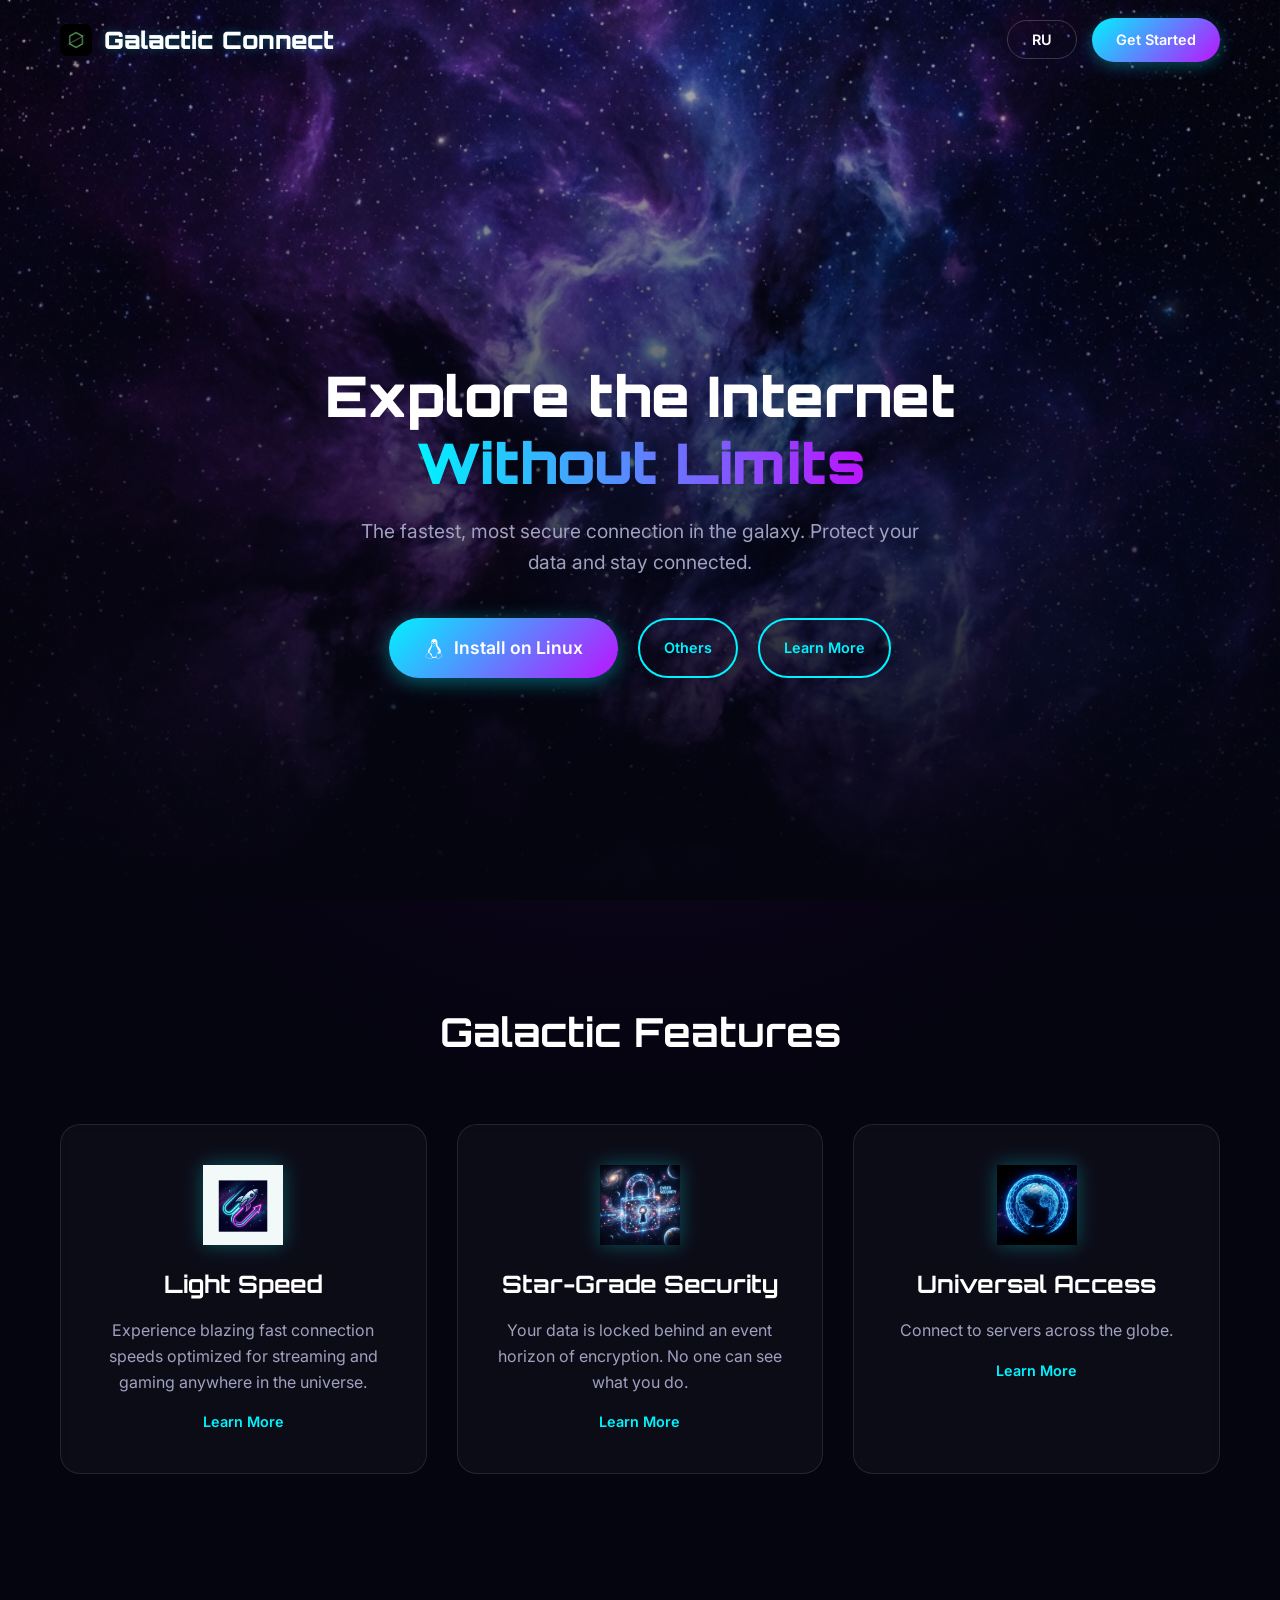
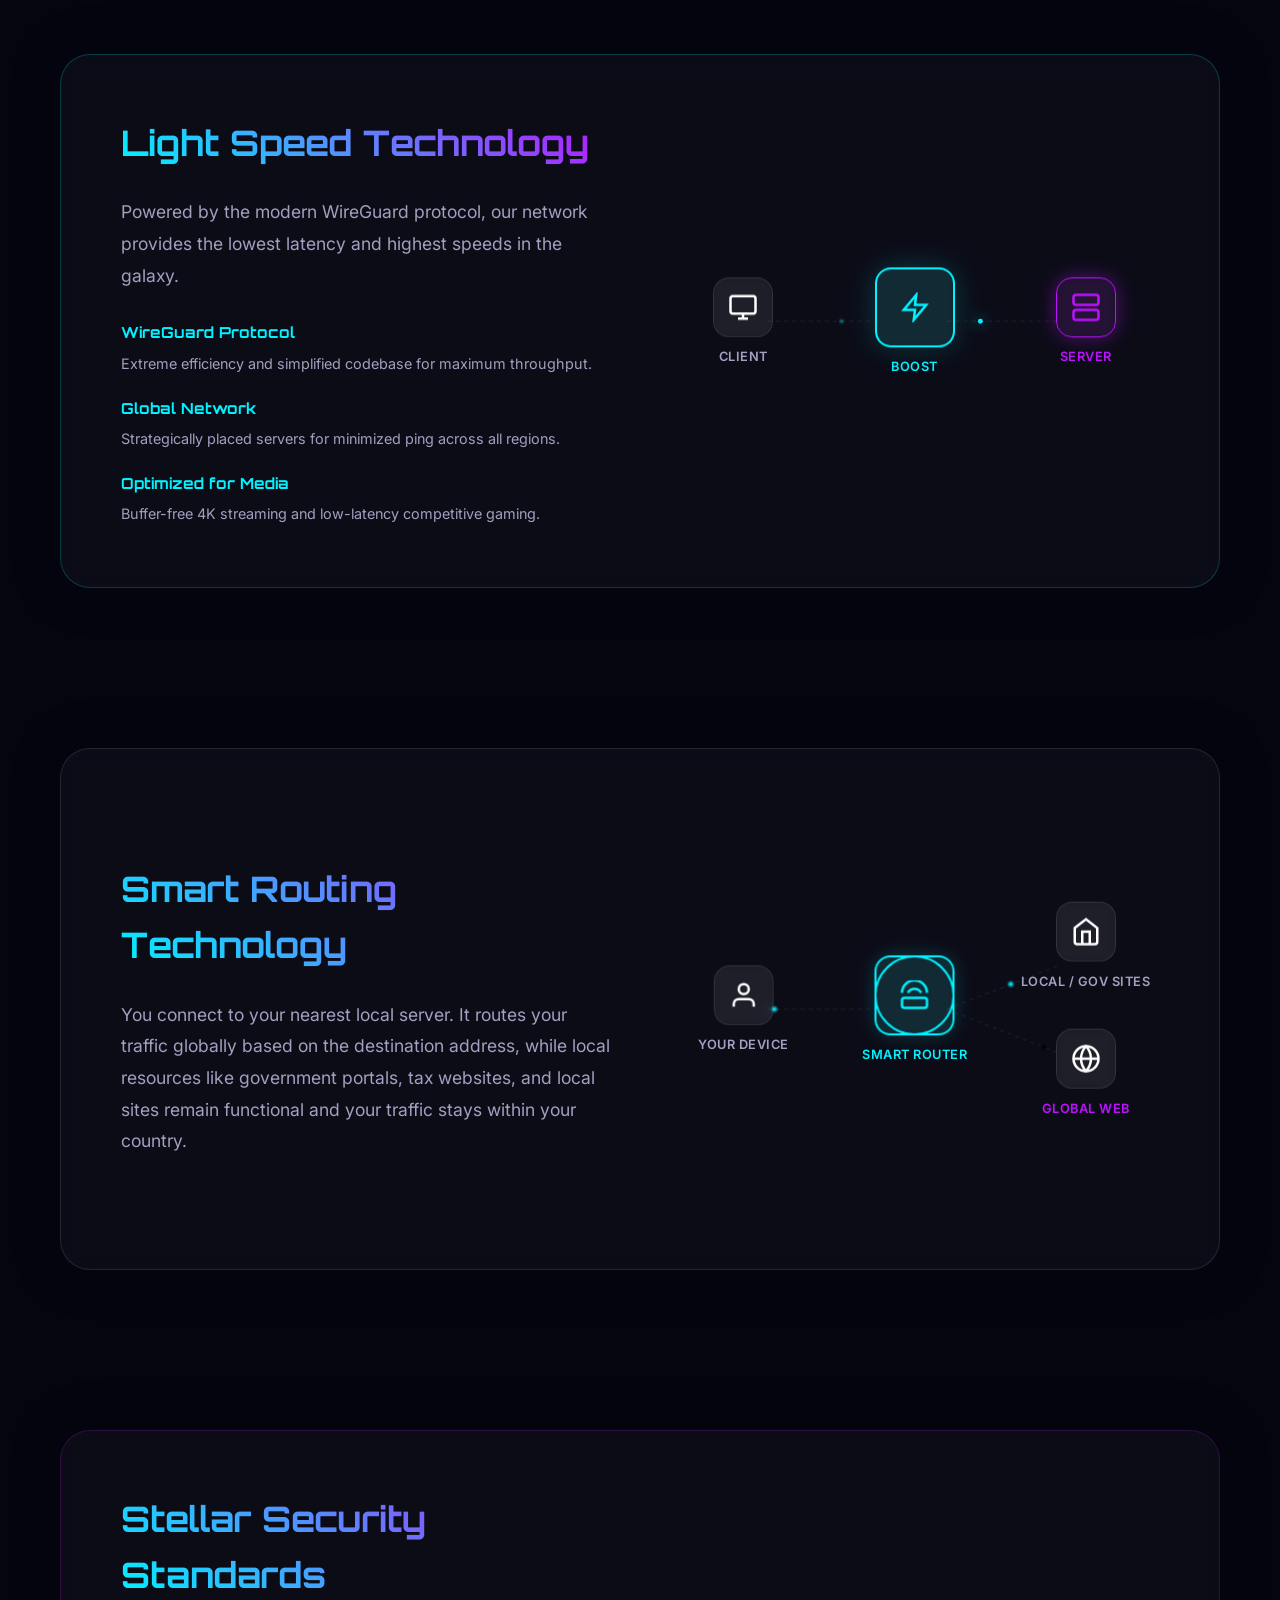
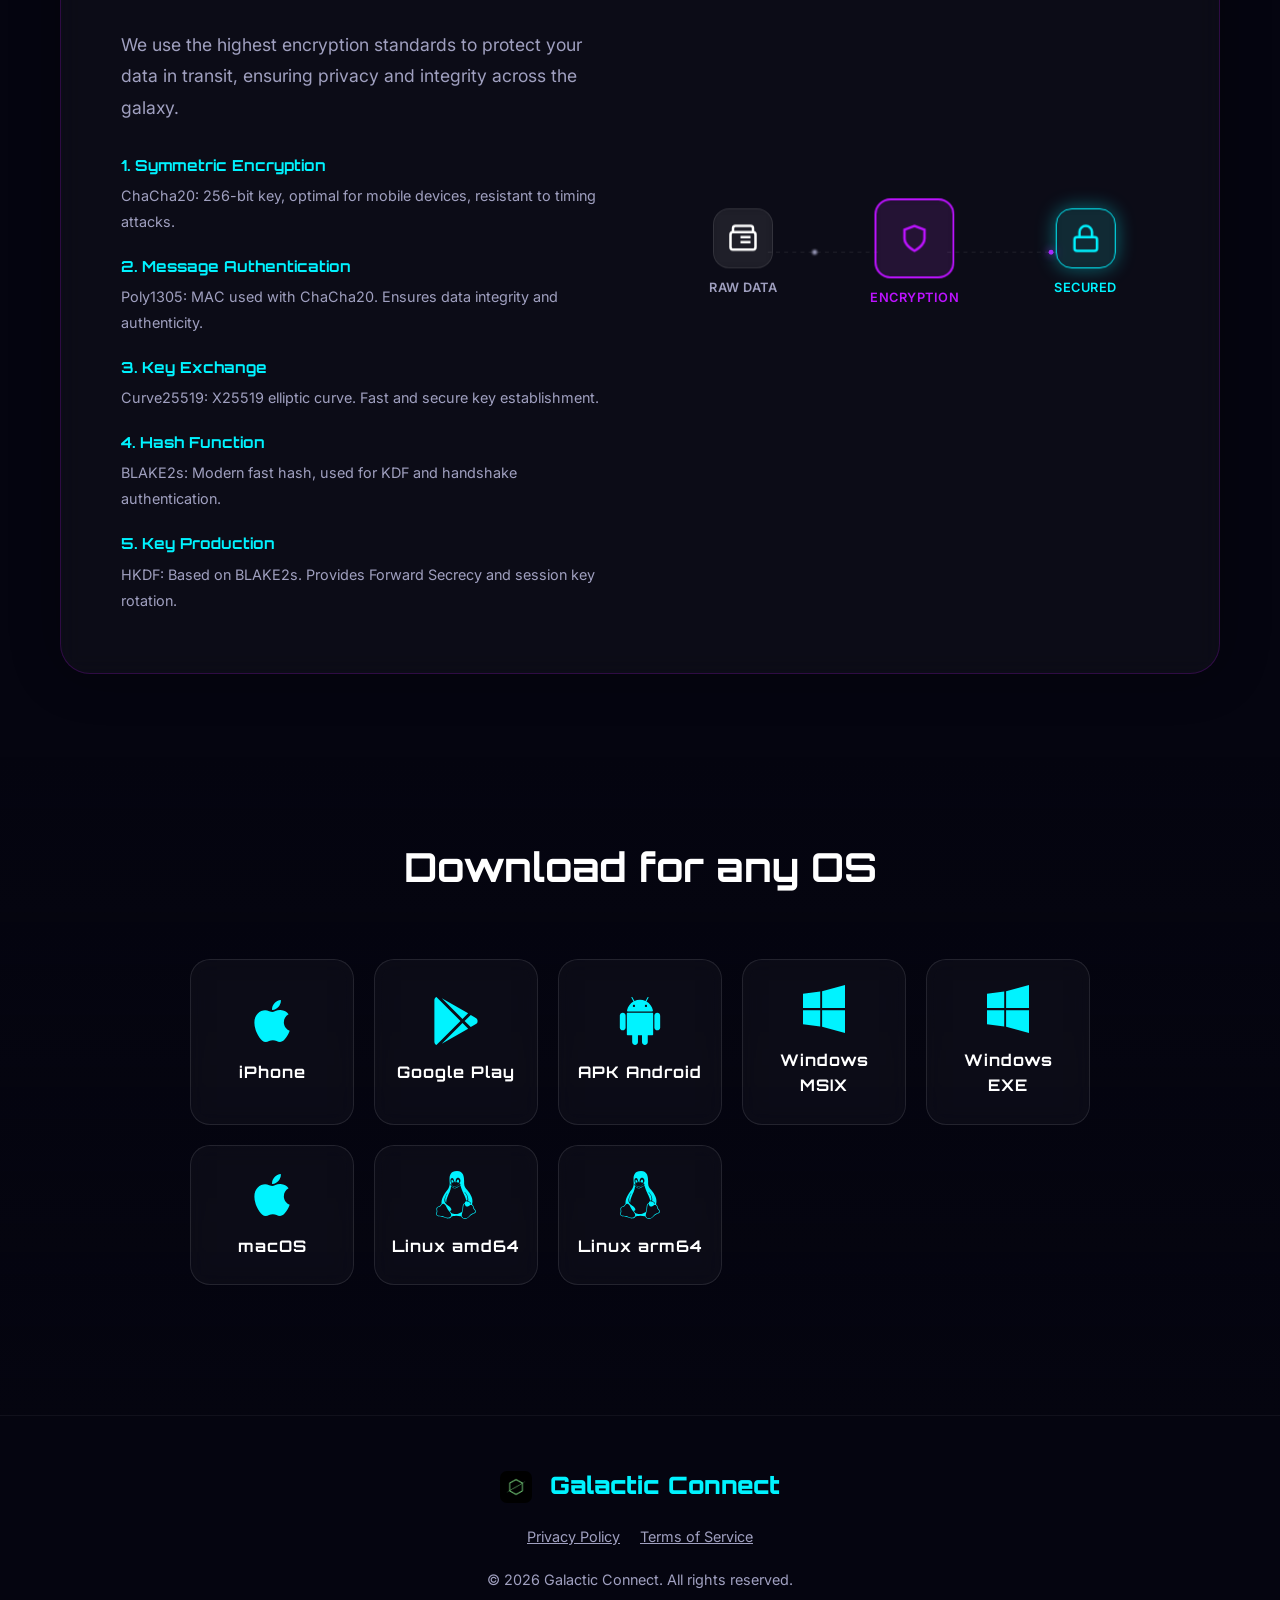
<file: index.html>
<!DOCTYPE html>
<html lang="en">

<head>
    <meta charset="UTF-8">
    <meta name="viewport" content="width=device-width, initial-scale=1.0">
    <meta name="description"
        content="Galactic Connect - Experience the fastest and most secure connection in the universe. Explore the internet without boundaries. / Galactic Connect - самое быстрое и безопасное соединение в Галактике. Интернет без границ.">
    <meta name="keywords"
        content="Galactic Connect, Secure Internet, Fast Connection, Space Theme, Online Privacy, Безопасный интернет, Быстрое соединение">

    <!-- Canonical URL -->
    <link rel="canonical" href="https://galactic-connect.github.io/">

    <!-- Open Graph / Facebook -->
    <meta property="og:type" content="website">
    <meta property="og:url" content="https://galactic-connect.github.io/">
    <meta property="og:title" content="Galactic Connect - Secure Your Journey">
    <meta property="og:description"
        content="Experience the fastest and most secure connection in the universe. / Самое быстрое и безопасное соединение в Галактике.">
    <meta property="og:image" content="https://galactic-connect.github.io/assets/images/shield-icon.png">

    <!-- Twitter -->
    <meta property="twitter:card" content="summary_large_image">
    <meta property="twitter:url" content="https://galactic-connect.github.io/">
    <meta property="twitter:title" content="Galactic Connect - Secure Your Journey">
    <meta property="twitter:description"
        content="Experience the fastest and most secure connection in the universe. / Самое быстрое и безопасное соединение в Галактике.">
    <meta property="twitter:image" content="https://galactic-connect.github.io/assets/images/shield-icon.png">

    <!-- Structured Data (JSON-LD) -->
    <script type="application/ld+json">
    {
      "@context": "https://schema.org",
      "@type": "SoftwareApplication",
      "name": "Galactic Connect",
      "operatingSystem": "Android, iOS, Windows, macOS, Linux",
      "applicationCategory": "NetworkingApplication",
      "offers": {
        "@type": "Offer",
        "price": "0",
        "priceCurrency": "USD"
      },
      "description": "The fastest, most secure connection in the galaxy. / Самое быстрое и безопасное соединение в Галактике."
    }
    </script>

    <title>Galactic Connect - Secure Your Journey</title>

    <!-- Favicon -->
    <link rel="icon" type="image/png" href="assets/images/app_icon_no_alpha.png">
    <link rel="apple-touch-icon" href="assets/images/app_icon_no_alpha.png">

    <!-- Google tag (gtag.js) -->
    <script async src="https://www.googletagmanager.com/gtag/js?id=G-CSW6Y9EDZQ"></script>
    <script>
        window.dataLayer = window.dataLayer || [];
        function gtag() { dataLayer.push(arguments); }
        gtag('js', new Date());

        gtag('config', 'G-CSW6Y9EDZQ', {
            'site_id': 'galactic-vpn'
        });
    </script>

    <link rel="preconnect" href="https://fonts.googleapis.com">
    <link rel="preconnect" href="https://fonts.gstatic.com" crossorigin>
    <link
        href="https://fonts.googleapis.com/css2?family=Orbitron:wght@400;700;900&family=Inter:wght@300;400;600&display=swap"
        rel="stylesheet">
    <link rel="stylesheet" href="style.css?v=1.6">
</head>

<body>
    <div class="star-field"></div>
    <div class="nebula-bg"></div>

    <header>
        <nav class="container">
            <a href="/" class="logo" data-ga-event="click"
                data-ga-button="logo" data-ga-location="header">
                <img src="assets/images/app_icon_no_alpha.png" alt="Galactic Connect Logo" class="logo-icon" style="border-radius: 22%;">
                <span>Galactic Connect</span>
            </a>
            <ul class="nav-links">
            </ul>
            <div class="header-actions">
                <button id="lang-toggle" class="btn-secondary" data-ga-event="click" data-ga-button="language_toggle"
                    data-ga-location="header">RU</button>
                <a href="https://t.me/galactic_connect_bot" class="btn-primary" data-i18n="cta_get_started" data-bot-link
                    data-ga-event="click" data-ga-button="get_started" data-ga-location="header">Get
                    Started</a>
            </div>
        </nav>
    </header>

    <main>
        <section id="hero" class="hero-section">
            <div class="container hero-content">
                <h1 data-i18n="hero_title">Explore the Internet <br><span class="gradient-text">Without Limits</span>
                </h1>
                <p data-i18n="hero_subtitle">The fastest, most secure connection in the galaxy. Protect your data with
                    military-grade encryption while traveling at light speed.</p>
                <div class="hero-btns">
                    <a id="hero-download-btn" href="#download" class="btn-primary main-dl-btn" data-ga-event="click" data-ga-button="hero_download" data-ga-location="hero">
                        <span class="btn-icon" id="hero-dl-icon"></span>
                        <span class="btn-text" id="hero-dl-text" data-i18n="hero_download_default">Download the App</span>
                    </a>
                    <a href="#download" class="btn-outline" data-i18n="hero_download_others" data-ga-event="click" data-ga-button="hero_download_others" data-ga-location="hero">Others</a>
                    <a href="#features" class="btn-outline" data-i18n="hero_learn_more" data-ga-event="click"
                        data-ga-button="learn_more" data-ga-location="hero">Learn More</a>
                </div>
            </div>
        </section>

        <section id="features" class="features-section">
            <div class="container">
                <h2 class="section-title" data-i18n="features_title">Galactic Features</h2>
                <div class="features-grid">
                    <a href="#light-speed" class="feature-card" data-ga-event="click"
                        data-ga-button="feature_light_speed" data-ga-location="features">
                        <div class="icon-wrapper">
                            <img src="assets/images/speed-icon.png" alt="Speed Icon">
                        </div>
                        <h3 data-i18n="feature_speed_title">Light Speed</h3>
                        <p data-i18n="feature_speed_desc">Experience blazing fast connection speeds optimized for
                            streaming and gaming anywhere in the universe.</p>
                        <span class="learn-more" data-i18n="feature_learn_more">Learn More →</span>
                    </a>
                    <a href="#stellar-security" class="feature-card" data-ga-event="click"
                        data-ga-button="feature_security" data-ga-location="features">
                        <div class="icon-wrapper">
                            <img src="assets/images/lock-icon.png" alt="Security Icon">
                        </div>
                        <h3 data-i18n="feature_security_title">Star-Grade Security</h3>
                        <p data-i18n="feature_security_desc">Your data is locked behind an event horizon of encryption.
                            No one can see what you do.</p>
                        <span class="learn-more" data-i18n="feature_learn_more">Learn More →</span>
                    </a>
                    <a href="#smart-routing" class="feature-card" data-ga-event="click"
                        data-ga-button="feature_universal_access" data-ga-location="features">
                        <div class="icon-wrapper">
                            <img src="assets/images/shield-icon.png" alt="Global Icon">
                        </div>
                        <h3 data-i18n="feature_global_title">Universal Access</h3>
                        <p data-i18n="feature_global_desc">Connect to servers across the globe. Bypass geo-restrictions
                            like a wormhole.</p>
                        <span class="learn-more" data-i18n="feature_learn_more">Learn More →</span>
                    </a>
                </div>
            </div>
        </section>

        <section id="light-speed" class="ua-detail-section light-speed-section">
            <div class="container">
                <div class="ua-card speed-card">
                    <div class="ua-content speed-info">
                        <h2 data-i18n="ls_title">Light Speed Technology</h2>
                        <p data-i18n="ls_description">Powered by the modern WireGuard protocol, our network provides the
                            lowest latency and highest speeds in the galaxy.</p>

                        <div class="security-items">
                            <div class="sec-item">
                                <h4 data-i18n="ls_item_1_title">WireGuard Protocol</h4>
                                <p data-i18n="ls_item_1_content">Extreme efficiency and simplified codebase for maximum
                                    throughput.</p>
                            </div>
                            <div class="sec-item">
                                <h4 data-i18n="ls_item_2_title">Global Network</h4>
                                <p data-i18n="ls_item_2_content">Strategically placed servers for minimized ping across
                                    all regions.</p>
                            </div>
                            <div class="sec-item">
                                <h4 data-i18n="ls_item_3_title">Optimized for Media</h4>
                                <p data-i18n="ls_item_3_content">Buffer-free 4K streaming and low-latency competitive
                                    gaming.</p>
                            </div>
                        </div>
                    </div>
                    <div class="ua-visual">
                        <div class="visual-container speed-viz">
                            <!-- Left: Client -->
                            <div class="node client-node">
                                <div class="node-icon-bg">
                                    <svg viewBox="0 0 24 24" fill="none" stroke="currentColor" stroke-width="2">
                                        <rect x="2" y="3" width="20" height="14" rx="2" ry="2"></rect>
                                        <line x1="8" y1="21" x2="16" y2="21"></line>
                                        <line x1="12" y1="17" x2="12" y2="21"></line>
                                    </svg>
                                </div>
                                <span data-i18n="ls_client_label">Client</span>
                            </div>

                            <!-- Middle: Velocity Engine -->
                            <div class="node velocity-node">
                                <div class="node-icon-bg velocity-pulse">
                                    <div class="speed-streaks">
                                        <div class="streak streak-1"></div>
                                        <div class="streak streak-2"></div>
                                        <div class="streak streak-3"></div>
                                    </div>
                                    <svg viewBox="0 0 24 24" fill="none" stroke="currentColor" stroke-width="2">
                                        <path d="M13 2L3 14h9l-1 8 10-12h-9l1-8z"></path>
                                    </svg>
                                </div>
                                <span data-i18n="ls_speed_label">Boost</span>
                            </div>

                            <!-- Right: Server -->
                            <div class="node server-node">
                                <div class="node-icon-bg server-glow">
                                    <svg viewBox="0 0 24 24" fill="none" stroke="currentColor" stroke-width="2">
                                        <rect x="2" y="2" width="20" height="8" rx="2" ry="2"></rect>
                                        <rect x="2" y="14" width="20" height="8" rx="2" ry="2"></rect>
                                        <line x1="6" y1="6" x2="6.01" y2="6"></line>
                                        <line x1="6" y1="18" x2="6.01" y2="18"></line>
                                    </svg>
                                </div>
                                <span data-i18n="ls_server_label">Server</span>
                            </div>

                            <!-- Animation Paths -->
                            <svg class="traffic-paths" viewBox="0 0 600 300" preserveAspectRatio="none">
                                <path id="path-client-velocity" d="M 120,150 L 260,150" fill="none" />
                                <path id="path-velocity-server" d="M 340,150 L 480,150" fill="none" />

                                <circle class="particle velocity-particle" r="2">
                                    <animateMotion dur="0.8s" repeatCount="indefinite">
                                        <mpath href="#path-client-velocity" />
                                    </animateMotion>
                                </circle>
                                <circle class="particle fast-particle" r="3">
                                    <animateMotion dur="0.4s" repeatCount="indefinite">
                                        <mpath href="#path-velocity-server" />
                                    </animateMotion>
                                </circle>
                            </svg>
                        </div>
                    </div>
                </div>
            </div>
        </section>

        <section id="smart-routing" class="ua-detail-section">
            <div class="container">
                <div class="ua-card">
                    <div class="ua-content">
                        <h2 data-i18n="ua_title">Smart Routing Technology</h2>
                        <p data-i18n="ua_description">You connect to your nearest local server. It routes your traffic
                            globally based on the destination address, while local resources like government portals,
                            tax websites, and local sites remain functional and your traffic stays within your country.
                        </p>
                    </div>
                    <div class="ua-visual">
                        <div class="visual-container">
                            <!-- Left: User / Device -->
                            <div class="node user-node">
                                <div class="node-icon-bg">
                                    <svg viewBox="0 0 24 24" fill="none" stroke="currentColor" stroke-width="2">
                                        <path d="M20 21v-2a4 4 0 0 0-4-4H8a4 4 0 0 0-4 4v2"></path>
                                        <circle cx="12" cy="7" r="4"></circle>
                                    </svg>
                                </div>
                                <span data-i18n="ua_user_label">Your Device</span>
                            </div>

                            <!-- Middle: Smart Router -->
                            <div class="node router-node">
                                <div class="node-icon-bg main-pulse">
                                    <svg viewBox="0 0 24 24" fill="none" stroke="currentColor" stroke-width="2">
                                        <rect x="2" y="14" width="20" height="8" rx="2"></rect>
                                        <path d="M6 18h.01"></path>
                                        <path d="M10 18h.01"></path>
                                        <path d="M2 10a10 10 0 0 1 20 0"></path>
                                        <path d="M6.7 10a6 6 0 0 1 10.6 0"></path>
                                    </svg>
                                </div>
                                <span data-i18n="ua_router_label">Smart Router</span>
                            </div>

                            <!-- Right: Targets (Stacked) -->
                            <div class="targets-column">
                                <div class="node target-node local-target">
                                    <div class="node-icon-bg">
                                        <svg viewBox="0 0 24 24" fill="none" stroke="currentColor" stroke-width="2">
                                            <path d="M3 9l9-7 9 7v11a2 2 0 0 1-2 2H5a2 2 0 0 1-2-2z"></path>
                                            <polyline points="9 22 9 12 15 12 15 22"></polyline>
                                        </svg>
                                    </div>
                                    <span data-i18n="ua_local_label">Local / Gov Sites</span>
                                </div>
                                <div class="node target-node global-target">
                                    <div class="node-icon-bg service-glow">
                                        <svg viewBox="0 0 24 24" fill="none" stroke="currentColor" stroke-width="2">
                                            <circle cx="12" cy="12" r="10"></circle>
                                            <line x1="2" y1="12" x2="22" y2="12"></line>
                                            <path
                                                d="M12 2a15.3 15.3 0 0 1 4 10 15.3 15.3 0 0 1-4 10 15.3 15.3 0 0 1-4-10 15.3 15.3 0 0 1 4-10z">
                                            </path>
                                        </svg>
                                    </div>
                                    <span data-i18n="ua_global_label">Global Web</span>
                                </div>
                            </div>

                            <!-- Animation Paths -->
                            <svg class="traffic-paths" viewBox="0 0 600 300" preserveAspectRatio="none">
                                <!-- User to Router -->
                                <path id="path-user-router" d="M 120,150 L 260,150" fill="none" />
                                <!-- Router to Local (Direct) -->
                                <path id="path-router-local" d="M 340,150 L 480,95" fill="none" />
                                <!-- Router to Global -->
                                <path id="path-router-global" d="M 340,150 L 480,205" fill="none" />

                                <circle class="particle local-particle" r="3">
                                    <animateMotion dur="2s" repeatCount="indefinite">
                                        <mpath href="#path-user-router" />
                                    </animateMotion>
                                </circle>
                                <circle class="particle local-particle" r="3">
                                    <animateMotion begin="1s" dur="2s" repeatCount="indefinite">
                                        <mpath href="#path-router-local" />
                                    </animateMotion>
                                </circle>

                                <circle class="particle service-particle" r="3">
                                    <animateMotion dur="2.5s" repeatCount="indefinite">
                                        <mpath href="#path-router-global" />
                                    </animateMotion>
                                </circle>
                            </svg>
                        </div>
                    </div>
                </div>
            </div>
        </section>

        <section id="stellar-security" class="ua-detail-section security-section">
            <div class="container">
                <div class="ua-card security-card">
                    <div class="ua-content security-info">
                        <h2 data-i18n="security_title">Stellar Security Standards</h2>
                        <p data-i18n="security_description">We use the highest encryption standards to protect your data
                            in transit, ensuring privacy and integrity across the galaxy.</p>

                        <div class="security-items">
                            <div class="sec-item">
                                <h4 data-i18n="sec_item_1_title">1. Symmetric Encryption</h4>
                                <p data-i18n="sec_item_1_content">ChaCha20: 256-bit key, optimal for mobile devices,
                                    resistant to timing attacks.</p>
                            </div>
                            <div class="sec-item">
                                <h4 data-i18n="sec_item_2_title">2. Message Authentication</h4>
                                <p data-i18n="sec_item_2_content">Poly1305: MAC used with ChaCha20. Ensures data
                                    integrity and authenticity.</p>
                            </div>
                            <div class="sec-item">
                                <h4 data-i18n="sec_item_3_title">3. Key Exchange</h4>
                                <p data-i18n="sec_item_3_content">Curve25519: X25519 elliptic curve. Fast and secure key
                                    establishment.</p>
                            </div>
                            <div class="sec-item">
                                <h4 data-i18n="sec_item_4_title">4. Hash Function</h4>
                                <p data-i18n="sec_item_4_content">BLAKE2s: Modern fast hash, used for KDF and handshake
                                    authentication.</p>
                            </div>
                            <div class="sec-item">
                                <h4 data-i18n="sec_item_5_title">5. Key Production</h4>
                                <p data-i18n="sec_item_5_content">HKDF: Based on BLAKE2s. Provides Forward Secrecy and
                                    session key rotation.</p>
                            </div>
                        </div>
                    </div>
                    <div class="ua-visual">
                        <div class="visual-container security-viz">
                            <!-- Left: Data -->
                            <div class="node data-node">
                                <div class="node-icon-bg">
                                    <svg viewBox="0 0 24 24" fill="none" stroke="currentColor" stroke-width="2">
                                        <path d="M4 7V4a2 2 0 0 1 2-2h12a2 2 0 0 1 2 2v3"></path>
                                        <rect x="2" y="7" width="20" height="14" rx="2" ry="2"></rect>
                                        <line x1="6" y1="11" x2="6" y2="11"></line>
                                        <line x1="10" y1="11" x2="18" y2="11"></line>
                                        <line x1="6" y1="15" x2="6" y2="15"></line>
                                        <line x1="10" y1="15" x2="18" y2="15"></line>
                                    </svg>
                                </div>
                                <span data-i18n="sec_data_label">Raw Data</span>
                            </div>

                            <!-- Middle: Encryption Engine -->
                            <div class="node engine-node">
                                <div class="node-icon-bg engine-pulse">
                                    <div class="rotating-rings">
                                        <div class="ring ring-1"></div>
                                        <div class="ring ring-2"></div>
                                    </div>
                                    <svg viewBox="0 0 24 24" fill="none" stroke="currentColor" stroke-width="2">
                                        <path d="M12 22s8-4 8-10V5l-8-3-8 3v7c0 6 8 10 8 10z" />
                                    </svg>
                                </div>
                                <span data-i18n="sec_encrypt_label">Encryption</span>
                            </div>

                            <!-- Right: Secured -->
                            <div class="node secure-node">
                                <div class="node-icon-bg secure-glow">
                                    <svg viewBox="0 0 24 24" fill="none" stroke="currentColor" stroke-width="2">
                                        <rect x="3" y="11" width="18" height="11" rx="2" ry="2"></rect>
                                        <path d="M7 11V7a5 5 0 0 1 10 0v4"></path>
                                    </svg>
                                </div>
                                <span data-i18n="sec_secure_label">Secured</span>
                            </div>

                            <!-- Animation Paths -->
                            <svg class="traffic-paths" viewBox="0 0 600 300" preserveAspectRatio="none">
                                <path id="path-data-engine" d="M 120,150 L 260,150" fill="none" />
                                <path id="path-engine-secure" d="M 340,150 L 480,150" fill="none" />

                                <circle class="particle data-particle" r="3">
                                    <animateMotion dur="1.5s" repeatCount="indefinite">
                                        <mpath href="#path-data-engine" />
                                    </animateMotion>
                                </circle>
                                <circle class="particle crypt-particle" r="3">
                                    <animateMotion begin="0.75s" dur="1.5s" repeatCount="indefinite">
                                        <mpath href="#path-engine-secure" />
                                    </animateMotion>
                                </circle>
                            </svg>
                        </div>
                    </div>
                </div>
            </div>
        </section>

        

        <!-- Download for All Platforms Section -->
        <section id="download" class="download-all-section">
            <div class="container">
                <h2 class="section-title" data-i18n="download_all_title">Download for any OS</h2>
                <div class="download-buttons">
                    <a href="apple.html" class="dl-btn" data-ga-event="click" data-ga-button="download_ios" data-ga-location="download_section">
                        <svg class="dl-icon" viewBox="0 0 384 512" fill="currentColor">
                            <path d="M318.7 268.7c-.2-36.7 16.4-64.4 50-84.8-18.8-26.9-47.2-41.7-84.7-44.6-35.5-2.8-74.3 20.7-88.5 20.7-15 0-49.4-19.7-76.4-19.7C63.3 141.2 4 184.8 4 273.5q0 39.3 14.4 81.2c12.8 36.7 59 126.7 107.2 125.2 25.2-.6 43-17.9 75.8-17.9 31.8 0 48.3 17.9 76.4 17.9 48.6-.7 90.4-82.5 102.6-119.3-65.2-30.7-61.7-90-61.7-91.9zm-56.6-164.2c27.3-32.4 24.8-61.9 24-72.5-24.1 1.4-52 16.4-67.9 34.9-17.5 19.8-27.8 44.3-25.6 71.9 26.1 2 49.9-11.4 69.5-34.3z"/>
                        </svg>
                        <span data-i18n="download_ios">iPhone</span>
                    </a>
                    <a href="https://play.google.com/store/apps/details?id=com.jetrabbits.galactic" class="dl-btn" data-ga-event="click" data-ga-button="download_google_play" data-ga-location="download_section">
                        <svg class="dl-icon" viewBox="0 0 512 512" fill="currentColor">
                            <path d="M325.3 234.3L104.6 13l280.8 161.2-60.1 60.1zM47 0C34 6.8 25.3 19.2 25.3 35.3v441.3c0 16.1 8.7 28.5 21.7 35.3l256.6-256L47 0zm425.2 225.6l-58.9-34.1-65.7 64.5 65.7 64.5 60.1-34.1c18-14.3 18-46.5-1.2-60.8zM104.6 499l280.8-161.2-60.1-60.1L104.6 499z"/>
                        </svg>
                        <span data-i18n="download_google_play">Google Play</span>
                    </a>
                    <a href="https://github.com/galactic-connect/galactic-connect.github.io/releases/latest/download/galactic-android.apk" class="dl-btn" data-ga-event="click" data-ga-button="download_android" data-ga-location="download_section">
                        <svg class="dl-icon" viewBox="0 0 413.137 413.137" fill="currentColor">
                            <g>
                                <path d="M311.358,136.395H101.779c-4.662,0-8.441,3.779-8.441,8.441v175.749c0,4.662,3.779,8.441,8.441,8.441h37.363v59.228c0,13.742,11.14,24.883,24.883,24.883l0,0c13.742,0,24.883-11.14,24.883-24.883v-59.228h34.803v59.228c0,13.742,11.14,24.883,24.883,24.883l0,0c13.742,0,24.883-11.14,24.883-24.883v-59.228h37.882c4.662,0,8.441-3.779,8.441-8.441V144.836C319.799,140.174,316.02,136.395,311.358,136.395z"/>
                                <path d="M57.856,136.354L57.856,136.354c-13.742,0-24.883,11.14-24.883,24.883v101.065c0,13.742,11.14,24.883,24.883,24.883l0,0c13.742,0,24.883-11.14,24.883-24.883V161.237C82.738,147.495,71.598,136.354,57.856,136.354z"/>
                                <path d="M355.281,136.354L355.281,136.354c-13.742,0-24.883,11.14-24.883,24.883v101.065c0,13.742,11.14,24.883,24.883,24.883l0,0c13.742,0,24.883-11.14,24.883-24.883V161.237C380.164,147.495,369.024,136.354,355.281,136.354z"/>
                                <path d="M103.475,124.069h205.692c5.366,0,9.368-4.943,8.266-10.195c-6.804-32.428-27.45-59.756-55.465-75.543l17.584-31.727c1.19-2.148,0.414-4.855-1.734-6.045c-2.153-1.193-4.856-0.414-6.046,1.734l-17.717,31.966c-14.511-6.734-30.683-10.495-47.734-10.495c-17.052,0-33.224,3.761-47.735,10.495L140.869,2.292c-1.191-2.149-3.898-2.924-6.045-1.734c-2.148,1.19-2.924,3.897-1.734,6.045l17.584,31.727c-28.015,15.788-48.661,43.115-55.465,75.544C94.106,119.126,98.108,124.069,103.475,124.069z M267.697,76.786c0,5.282-4.282,9.565-9.565,9.565c-5.282,0-9.565-4.282-9.565-9.565c0-5.282,4.282-9.565,9.565-9.565C263.415,67.221,267.697,71.504,267.697,76.786z M154.508,67.221c5.282,0,9.565,4.282,9.565,9.565c0,5.282-4.282,9.565-9.565,9.565c-5.282,0-9.565-4.282-9.565-9.565C144.943,71.504,149.225,67.221,154.508,67.221z"/>
                            </g>
                        </svg>
                        <span data-i18n="download_android">APK Android</span>
                    </a>
                    <a href="https://github.com/galactic-connect/galactic-connect.github.io/releases/latest/download/galactic-windows.msix" class="dl-btn" data-ga-event="click" data-ga-button="download_windows_msix" data-ga-location="download_section">
                        <svg class="dl-icon" viewBox="0 0 448 512" fill="currentColor">
                            <path d="M0 93.7l183.6-25.3v177.4H0V93.7zm0 324.6l183.6 25.3V268.4H0v149.9zm203.8 28L448 512V268.4H203.8v177.9zm0-380.6v180.1H448V0L203.8 65.8z"/>
                        </svg>
                        <span data-i18n="download_windows_msix">Windows MSIX</span>
                    </a>
                    <a href="https://github.com/galactic-connect/galactic-connect.github.io/releases/latest/download/galactic-windows-setup.exe" class="dl-btn" data-ga-event="click" data-ga-button="download_windows_exe" data-ga-location="download_section">
                        <svg class="dl-icon" viewBox="0 0 448 512" fill="currentColor">
                            <path d="M0 93.7l183.6-25.3v177.4H0V93.7zm0 324.6l183.6 25.3V268.4H0v149.9zm203.8 28L448 512V268.4H203.8v177.9zm0-380.6v180.1H448V0L203.8 65.8z"/>
                        </svg>
                        <span data-i18n="download_windows_exe">Windows EXE</span>
                    </a>
                    <a href="https://github.com/galactic-connect/galactic-connect.github.io/releases/latest/download/galactic-macos.dmg" class="dl-btn" data-ga-event="click" data-ga-button="download_macos" data-ga-location="download_section">
                        <svg class="dl-icon" viewBox="0 0 384 512" fill="currentColor">
                            <path d="M318.7 268.7c-.2-36.7 16.4-64.4 50-84.8-18.8-26.9-47.2-41.7-84.7-44.6-35.5-2.8-74.3 20.7-88.5 20.7-15 0-49.4-19.7-76.4-19.7C63.3 141.2 4 184.8 4 273.5q0 39.3 14.4 81.2c12.8 36.7 59 126.7 107.2 125.2 25.2-.6 43-17.9 75.8-17.9 31.8 0 48.3 17.9 76.4 17.9 48.6-.7 90.4-82.5 102.6-119.3-65.2-30.7-61.7-90-61.7-91.9zm-56.6-164.2c27.3-32.4 24.8-61.9 24-72.5-24.1 1.4-52 16.4-67.9 34.9-17.5 19.8-27.8 44.3-25.6 71.9 26.1 2 49.9-11.4 69.5-34.3z"/>
                        </svg>
                        <span data-i18n="download_macos">macOS</span>
                    </a>
                    <a href="https://github.com/galactic-connect/galactic-connect.github.io/releases/latest/download/galactic-linux-amd64.deb" class="dl-btn" data-ga-event="click" data-ga-button="download_linux_amd64" data-ga-location="download_section">
                        <svg class="dl-icon" viewBox="0 0 448 512" fill="currentColor">
                            <path d="M220.8 123.3c1 .5 1.8 1.7 3 1.7 1.1 0 2.8-.4 2.9-1.5.2-1.4-1.9-2.3-3.2-2.9-1.7-.7-3.9-1-5.5-.1-.4.2-.8.7-.6 1.1.3 1.3 2.3 1.1 3.4 1.7zm-21.9 1.7c1.2 0 2-1.2 3-1.7 1.1-.6 3.1-.4 3.5-1.6.2-.4-.2-.9-.6-1.1-1.6-.9-3.8-.6-5.5.1-1.3.6-3.4 1.5-3.2 2.9.1 1 1.8 1.5 2.8 1.4zM420 403.8c-3.6-4-5.3-11.6-7.2-19.7-1.8-8.1-3.9-16.8-10.5-22.4-1.3-1.1-2.6-2.1-4-2.9-1.3-.8-2.7-1.5-4.1-2 9.2-27.3 5.6-54.5-3.7-79.1-11.4-30.1-31.3-56.4-46.5-74.4-17.1-21.5-33.7-41.9-33.4-72C311.1 85.4 315.7.1 234.8 0 132.4-.2 158 103.4 156.9 135.2c-1.7 23.4-6.4 41.8-22.5 64.7-18.9 22.5-45.5 58.8-58.1 96.7-6 17.9-8.8 36.1-6.2 53.3-6.5 5.8-11.4 14.7-16.6 20.2-4.2 4.3-10.3 5.9-17 8.3s-14 6-18.5 14.5c-2.1 3.9-2.8 8.1-2.8 12.4 0 3.9.6 7.9 1.2 11.8 1.2 8.1 2.5 15.7.8 20.8-5.2 14.4-5.9 24.4-2.2 31.7 3.8 7.3 11.4 10.5 20.1 12.3 17.3 3.6 40.8 2.7 59.3 12.5 19.8 10.4 39.9 14.1 55.9 10.4 11.6-2.6 21.1-9.6 25.9-20.2 12.5-.1 26.3-5.4 48.3-6.6 14.9-1.2 33.6 5.3 55.1 4.1.6 2.3 1.4 4.6 2.5 6.7v.1c8.3 16.7 23.8 24.3 40.3 23 16.6-1.3 34.1-11 48.3-27.9 13.6-16.4 36-23.2 50.9-32.2 7.4-4.5 13.4-10.1 13.9-18.3.4-8.2-4.4-17.3-15.5-29.7zM223.7 87.3c9.8-22.2 34.2-21.8 44-.4 6.5 14.2 3.6 30.9-4.3 40.4-1.6-.8-5.9-2.6-12.6-4.9 1.1-1.2 3.1-2.7 3.9-4.6 4.8-11.8-.2-27-9.1-27.3-7.3-.5-13.9 10.8-11.8 23-4.1-2-9.4-3.5-13-4.4-1-6.9-.3-14.6 2.9-21.8zM183 75.8c10.1 0 20.8 14.2 19.1 33.5-3.5 1-7.1 2.5-10.2 4.6 1.2-8.9-3.3-20.1-9.6-19.6-8.4.7-9.8 21.2-1.8 28.1 1 .8 1.9-.2-5.9 5.5-15.6-14.6-10.5-52.1 8.4-52.1zm-13.6 60.7c6.2-4.6 13.6-10 14.1-10.5 4.7-4.4 13.5-14.2 27.9-14.2 7.1 0 15.6 2.3 25.9 8.9 6.3 4.1 11.3 4.4 22.6 9.3 8.4 3.5 13.7 9.7 10.5 18.2-2.6 7.1-11 14.4-22.7 18.1-11.1 3.6-19.8 16-38.2 14.9-3.9-.2-7-1-9.6-2.1-8-3.5-12.2-10.4-20-15-8.6-4.8-13.2-10.4-14.7-15.3-1.4-4.9 0-9 4.2-12.3zm3.3 334c-2.7 35.1-43.9 34.4-75.3 18-29.9-15.8-68.6-6.5-76.5-21.9-2.4-4.7-2.4-12.7 2.6-26.4v-.2c2.4-7.6.6-16-.6-23.9-1.2-7.8-1.8-15 .9-20 3.5-6.7 8.5-9.1 14.8-11.3 10.3-3.7 11.8-3.4 19.6-9.9 5.5-5.7 9.5-12.9 14.3-18 5.1-5.5 10-8.1 17.7-6.9 8.1 1.2 15.1 6.8 21.9 16l19.6 35.6c9.5 19.9 43.1 48.4 41 68.9zm-1.4-25.9c-4.1-6.6-9.6-13.6-14.4-19.6 7.1 0 14.2-2.2 16.7-8.9 2.3-6.2 0-14.9-7.4-24.9-13.5-18.2-38.3-32.5-38.3-32.5-13.5-8.4-21.1-18.7-24.6-29.9s-3-23.3-.3-35.2c5.2-22.9 18.6-45.2 27.2-59.2 2.3-1.7.8 3.2-8.7 20.8-8.5 16.1-24.4 53.3-2.6 82.4.6-20.7 5.5-41.8 13.8-61.5 12-27.4 37.3-74.9 39.3-112.7 1.1.8 4.6 3.2 6.2 4.1 4.6 2.7 8.1 6.7 12.6 10.3 12.4 10 28.5 9.2 42.4 1.2 6.2-3.5 11.2-7.5 15.9-9 9.9-3.1 17.8-8.6 22.3-15 7.7 30.4 25.7 74.3 37.2 95.7 6.1 11.4 18.3 35.5 23.6 64.6 3.3-.1 7 .4 10.9 1.4 13.8-35.7-11.7-74.2-23.3-84.9-4.7-4.6-4.9-6.6-2.6-6.5 12.6 11.2 29.2 33.7 35.2 59 2.8 11.6 3.3 23.7.4 35.7 16.4 6.8 35.9 17.9 30.7 34.8-2.2-.1-3.2 0-4.2 0 3.2-10.1-3.9-17.6-22.8-26.1-19.6-8.6-36-8.6-38.3 12.5-12.1 4.2-18.3 14.7-21.4 27.3-2.8 11.2-3.6 24.7-4.4 39.9-.5 7.7-3.6 18-6.8 29-32.1 22.9-76.7 32.9-114.3 7.2zm257.4-11.5c-.9 16.8-41.2 19.9-63.2 46.5-13.2 15.7-29.4 24.4-43.6 25.5s-26.5-4.8-33.7-19.3c-4.7-11.1-2.4-23.1 1.1-36.3 3.7-14.2 9.2-28.8 9.9-40.6.8-15.2 1.7-28.5 4.2-38.7 2.6-10.3 6.6-17.2 13.7-21.1.3-.2.7-.3 1-.5.8 13.2 7.3 26.6 18.8 29.5 12.6 3.3 30.7-7.5 38.4-16.3 9-.3 15.7-.9 22.6 5.1 9.9 8.5 7.1 30.3 17.1 41.6 10.6 11.6 14 19.5 13.7 24.6zM173.3 148.7c2 1.9 4.7 4.5 8 7.1 6.6 5.2 15.8 10.6 27.3 10.6 11.6 0 22.5-5.9 31.8-10.8 4.9-2.6 10.9-7 14.8-10.4s5.9-6.3 3.1-6.6-2.6 2.6-6 5.1c-4.4 3.2-9.7 7.4-13.9 9.8-7.4 4.2-19.5 10.2-29.9 10.2s-18.7-4.8-24.9-9.7c-3.1-2.5-5.7-5-7.7-6.9-1.5-1.4-1.9-4.6-4.3-4.9-1.4-.1-1.8 3.7 1.7 6.5z"/>
                        </svg>
                        <span data-i18n="download_linux_amd64">Linux amd64</span>
                    </a>
                    <a href="https://github.com/galactic-connect/galactic-connect.github.io/releases/latest/download/galactic-linux-arm64.deb" class="dl-btn" data-ga-event="click" data-ga-button="download_linux_arm64" data-ga-location="download_section">
                        <svg class="dl-icon" viewBox="0 0 448 512" fill="currentColor">
                            <path d="M220.8 123.3c1 .5 1.8 1.7 3 1.7 1.1 0 2.8-.4 2.9-1.5.2-1.4-1.9-2.3-3.2-2.9-1.7-.7-3.9-1-5.5-.1-.4.2-.8.7-.6 1.1.3 1.3 2.3 1.1 3.4 1.7zm-21.9 1.7c1.2 0 2-1.2 3-1.7 1.1-.6 3.1-.4 3.5-1.6.2-.4-.2-.9-.6-1.1-1.6-.9-3.8-.6-5.5.1-1.3.6-3.4 1.5-3.2 2.9.1 1 1.8 1.5 2.8 1.4zM420 403.8c-3.6-4-5.3-11.6-7.2-19.7-1.8-8.1-3.9-16.8-10.5-22.4-1.3-1.1-2.6-2.1-4-2.9-1.3-.8-2.7-1.5-4.1-2 9.2-27.3 5.6-54.5-3.7-79.1-11.4-30.1-31.3-56.4-46.5-74.4-17.1-21.5-33.7-41.9-33.4-72C311.1 85.4 315.7.1 234.8 0 132.4-.2 158 103.4 156.9 135.2c-1.7 23.4-6.4 41.8-22.5 64.7-18.9 22.5-45.5 58.8-58.1 96.7-6 17.9-8.8 36.1-6.2 53.3-6.5 5.8-11.4 14.7-16.6 20.2-4.2 4.3-10.3 5.9-17 8.3s-14 6-18.5 14.5c-2.1 3.9-2.8 8.1-2.8 12.4 0 3.9.6 7.9 1.2 11.8 1.2 8.1 2.5 15.7.8 20.8-5.2 14.4-5.9 24.4-2.2 31.7 3.8 7.3 11.4 10.5 20.1 12.3 17.3 3.6 40.8 2.7 59.3 12.5 19.8 10.4 39.9 14.1 55.9 10.4 11.6-2.6 21.1-9.6 25.9-20.2 12.5-.1 26.3-5.4 48.3-6.6 14.9-1.2 33.6 5.3 55.1 4.1.6 2.3 1.4 4.6 2.5 6.7v.1c8.3 16.7 23.8 24.3 40.3 23 16.6-1.3 34.1-11 48.3-27.9 13.6-16.4 36-23.2 50.9-32.2 7.4-4.5 13.4-10.1 13.9-18.3.4-8.2-4.4-17.3-15.5-29.7zM223.7 87.3c9.8-22.2 34.2-21.8 44-.4 6.5 14.2 3.6 30.9-4.3 40.4-1.6-.8-5.9-2.6-12.6-4.9 1.1-1.2 3.1-2.7 3.9-4.6 4.8-11.8-.2-27-9.1-27.3-7.3-.5-13.9 10.8-11.8 23-4.1-2-9.4-3.5-13-4.4-1-6.9-.3-14.6 2.9-21.8zM183 75.8c10.1 0 20.8 14.2 19.1 33.5-3.5 1-7.1 2.5-10.2 4.6 1.2-8.9-3.3-20.1-9.6-19.6-8.4.7-9.8 21.2-1.8 28.1 1 .8 1.9-.2-5.9 5.5-15.6-14.6-10.5-52.1 8.4-52.1zm-13.6 60.7c6.2-4.6 13.6-10 14.1-10.5 4.7-4.4 13.5-14.2 27.9-14.2 7.1 0 15.6 2.3 25.9 8.9 6.3 4.1 11.3 4.4 22.6 9.3 8.4 3.5 13.7 9.7 10.5 18.2-2.6 7.1-11 14.4-22.7 18.1-11.1 3.6-19.8 16-38.2 14.9-3.9-.2-7-1-9.6-2.1-8-3.5-12.2-10.4-20-15-8.6-4.8-13.2-10.4-14.7-15.3-1.4-4.9 0-9 4.2-12.3zm3.3 334c-2.7 35.1-43.9 34.4-75.3 18-29.9-15.8-68.6-6.5-76.5-21.9-2.4-4.7-2.4-12.7 2.6-26.4v-.2c2.4-7.6.6-16-.6-23.9-1.2-7.8-1.8-15 .9-20 3.5-6.7 8.5-9.1 14.8-11.3 10.3-3.7 11.8-3.4 19.6-9.9 5.5-5.7 9.5-12.9 14.3-18 5.1-5.5 10-8.1 17.7-6.9 8.1 1.2 15.1 6.8 21.9 16l19.6 35.6c9.5 19.9 43.1 48.4 41 68.9zm-1.4-25.9c-4.1-6.6-9.6-13.6-14.4-19.6 7.1 0 14.2-2.2 16.7-8.9 2.3-6.2 0-14.9-7.4-24.9-13.5-18.2-38.3-32.5-38.3-32.5-13.5-8.4-21.1-18.7-24.6-29.9s-3-23.3-.3-35.2c5.2-22.9 18.6-45.2 27.2-59.2 2.3-1.7.8 3.2-8.7 20.8-8.5 16.1-24.4 53.3-2.6 82.4.6-20.7 5.5-41.8 13.8-61.5 12-27.4 37.3-74.9 39.3-112.7 1.1.8 4.6 3.2 6.2 4.1 4.6 2.7 8.1 6.7 12.6 10.3 12.4 10 28.5 9.2 42.4 1.2 6.2-3.5 11.2-7.5 15.9-9 9.9-3.1 17.8-8.6 22.3-15 7.7 30.4 25.7 74.3 37.2 95.7 6.1 11.4 18.3 35.5 23.6 64.6 3.3-.1 7 .4 10.9 1.4 13.8-35.7-11.7-74.2-23.3-84.9-4.7-4.6-4.9-6.6-2.6-6.5 12.6 11.2 29.2 33.7 35.2 59 2.8 11.6 3.3 23.7.4 35.7 16.4 6.8 35.9 17.9 30.7 34.8-2.2-.1-3.2 0-4.2 0 3.2-10.1-3.9-17.6-22.8-26.1-19.6-8.6-36-8.6-38.3 12.5-12.1 4.2-18.3 14.7-21.4 27.3-2.8 11.2-3.6 24.7-4.4 39.9-.5 7.7-3.6 18-6.8 29-32.1 22.9-76.7 32.9-114.3 7.2zm257.4-11.5c-.9 16.8-41.2 19.9-63.2 46.5-13.2 15.7-29.4 24.4-43.6 25.5s-26.5-4.8-33.7-19.3c-4.7-11.1-2.4-23.1 1.1-36.3 3.7-14.2 9.2-28.8 9.9-40.6.8-15.2 1.7-28.5 4.2-38.7 2.6-10.3 6.6-17.2 13.7-21.1.3-.2.7-.3 1-.5.8 13.2 7.3 26.6 18.8 29.5 12.6 3.3 30.7-7.5 38.4-16.3 9-.3 15.7-.9 22.6 5.1 9.9 8.5 7.1 30.3 17.1 41.6 10.6 11.6 14 19.5 13.7 24.6zM173.3 148.7c2 1.9 4.7 4.5 8 7.1 6.6 5.2 15.8 10.6 27.3 10.6 11.6 0 22.5-5.9 31.8-10.8 4.9-2.6 10.9-7 14.8-10.4s5.9-6.3 3.1-6.6-2.6 2.6-6 5.1c-4.4 3.2-9.7 7.4-13.9 9.8-7.4 4.2-19.5 10.2-29.9 10.2s-18.7-4.8-24.9-9.7c-3.1-2.5-5.7-5-7.7-6.9-1.5-1.4-1.9-4.6-4.3-4.9-1.4-.1-1.8 3.7 1.7 6.5z"/>
                        </svg>
                        <span data-i18n="download_linux_arm64">Linux arm64</span>
                    </a>
                </div>
            </div>
        </section>
    </main>

    <footer>
        <div class="container footer-content">
            <a href="/" class="footer-logo" data-ga-event="click"
                data-ga-button="footer_logo" data-ga-location="footer">
                <img src="assets/images/app_icon_no_alpha.png" alt="Galactic Connect Logo" class="logo-icon" style="border-radius: 22%; margin-right: 10px; vertical-align: middle;">
                <span>Galactic Connect</span>
            </a>
            <div class="footer-links">
                <a href="privacy.html" data-i18n="nav_privacy">Privacy Policy</a>
                <a href="terms.html" data-i18n="nav_terms">Terms of Service</a>
            </div>
            <p class="copyright">&copy; <span id="current-year">2026</span> Galactic Connect. All rights reserved.</p>
        </div>
    </footer>

    <script src="translations.js?v=1.9"></script>
    <script src="script.js?v=1.9"></script>
</body>

</html>
</file>
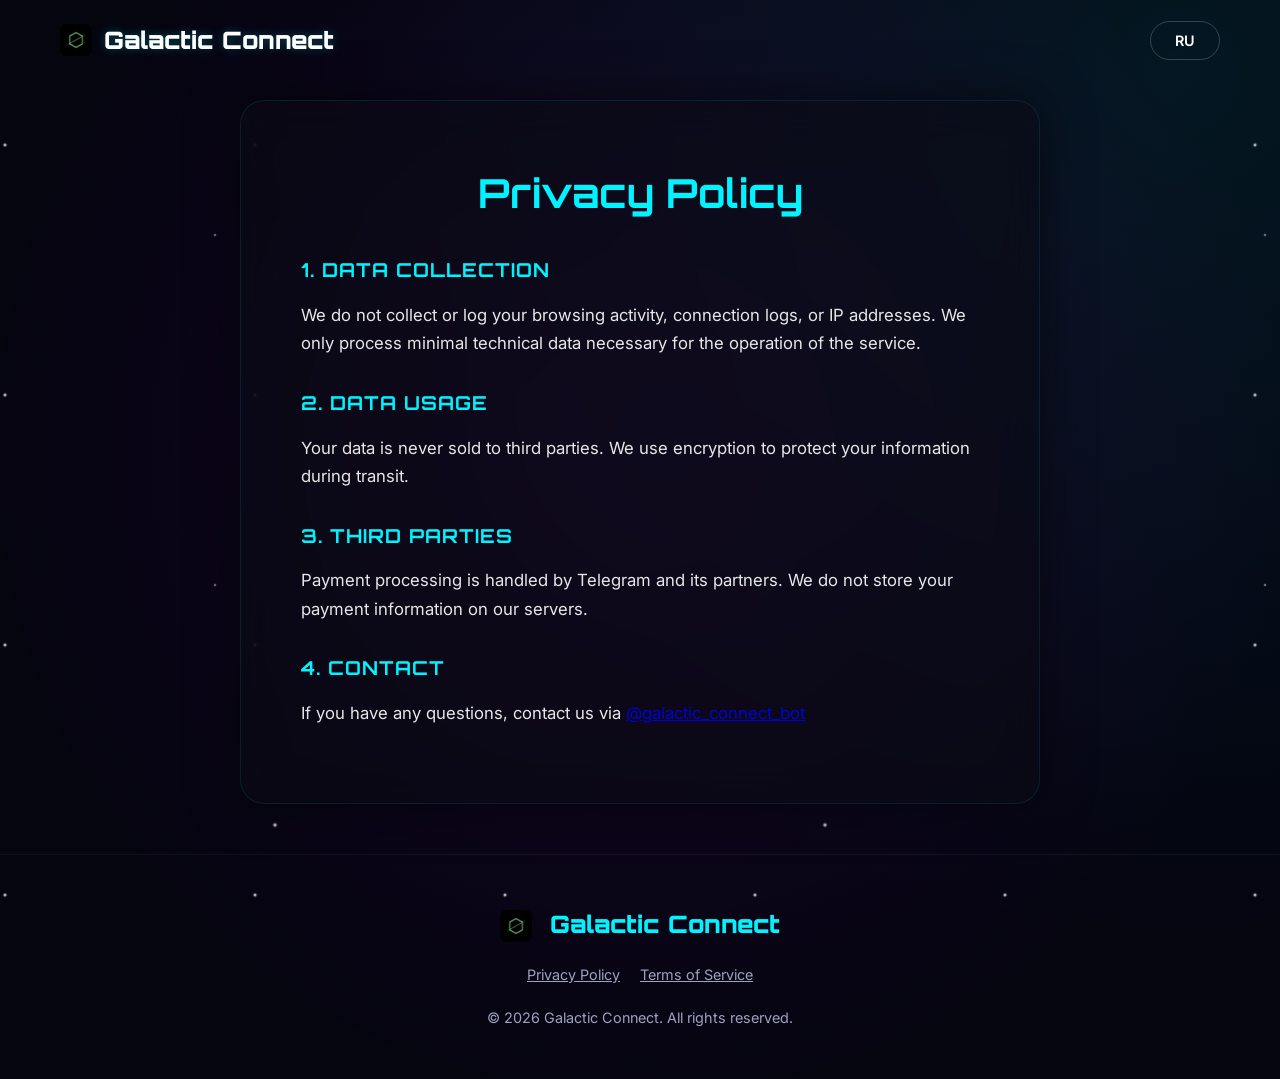
<file: privacy.html>
<!DOCTYPE html>
<html lang="en">

<head>
    <meta charset="UTF-8">
    <meta name="viewport" content="width=device-width, initial-scale=1.0">
    <meta name="description" content="Galactic Connect Privacy Policy">
    <title data-i18n="privacy_page_title">Privacy Policy - Galactic Connect</title>
    <link rel="icon" type="image/png" href="assets/images/app_icon_no_alpha.png">
    <link rel="apple-touch-icon" href="assets/images/app_icon_no_alpha.png">
    <link rel="preconnect" href="https://fonts.googleapis.com">
    <link rel="preconnect" href="https://fonts.gstatic.com" crossorigin>
    <link href="https://fonts.googleapis.com/css2?family=Orbitron:wght@400;700;900&family=Inter:wght@300;400;600&display=swap" rel="stylesheet">
    <link rel="stylesheet" href="style.css?v=1.6">
</head>

<body class="terms-page">
    <div class="star-field"></div>
    <div class="nebula-bg"></div>

    <header>
        <nav class="container">
            <a href="/" class="logo">
                <img src="assets/images/app_icon_no_alpha.png" alt="Galactic Connect Logo" class="logo-icon" style="border-radius: 22%;">
                <span>Galactic Connect</span>
            </a>
            <ul class="nav-links"></ul>
            <div class="header-actions">
                <button id="lang-toggle" class="btn-secondary">RU</button>
            </div>
        </nav>
    </header>

    <main class="terms-main">
        <div class="container">
            <div class="terms-content">
                <h1 data-i18n="privacy_title">Политика конфиденциальности</h1>
                
                <div class="policy-text">
                    <h3 data-i18n="privacy_section_1_title">1. Сбор данных</h3>
                    <p data-i18n="privacy_section_1_text">Мы не собираем и не ведем журналы вашей активности, IP-адресов или меток времени. Мы обрабатываем только минимальные технические данные, необходимые для работы сервиса.</p>
                    
                    <h3 data-i18n="privacy_section_2_title">2. Использование данных</h3>
                    <p data-i18n="privacy_section_2_text">Ваши данные никогда не передаются третьим лицам. Мы используем шифрование для защиты вашей информации.</p>
                    
                    <h3 data-i18n="privacy_section_3_title">3. Третьи лица</h3>
                    <p data-i18n="privacy_section_3_text">Обработка платежей осуществляется через Telegram и его партнеров. Мы не храним ваши платежные данные.</p>
                    
                    <h3 data-i18n="privacy_section_4_title">4. Контакты</h3>
                    <p data-i18n="privacy_section_4_text">По всем вопросам обращайтесь в <a href="https://t.me/galactic_connect_bot" data-bot-link>@galactic_connect_bot</a></p>
                </div>
            </div>
        </div>
    </main>

    <footer>
        <div class="container footer-content">
            <a href="/" class="footer-logo" data-ga-event="click"
                data-ga-button="footer_logo" data-ga-location="footer">
                <img src="assets/images/app_icon_no_alpha.png" alt="Galactic Connect Logo" class="logo-icon" style="border-radius: 22%; margin-right: 10px; vertical-align: middle;">
                <span>Galactic Connect</span>
            </a>
            <div class="footer-links">
                <a href="privacy.html" data-i18n="nav_privacy">Privacy Policy</a>
                <a href="terms.html" data-i18n="nav_terms">Terms of Service</a>
            </div>
            <p class="copyright">&copy; <span id="current-year">2026</span> Galactic Connect. All rights reserved.</p>
        </div>
    </footer>

    <script src="terms-translations.js?v=1.8"></script>
    <script src="translations.js?v=1.8"></script>
    <script src="script.js?v=1.8"></script>
</body>
</html>
</file>
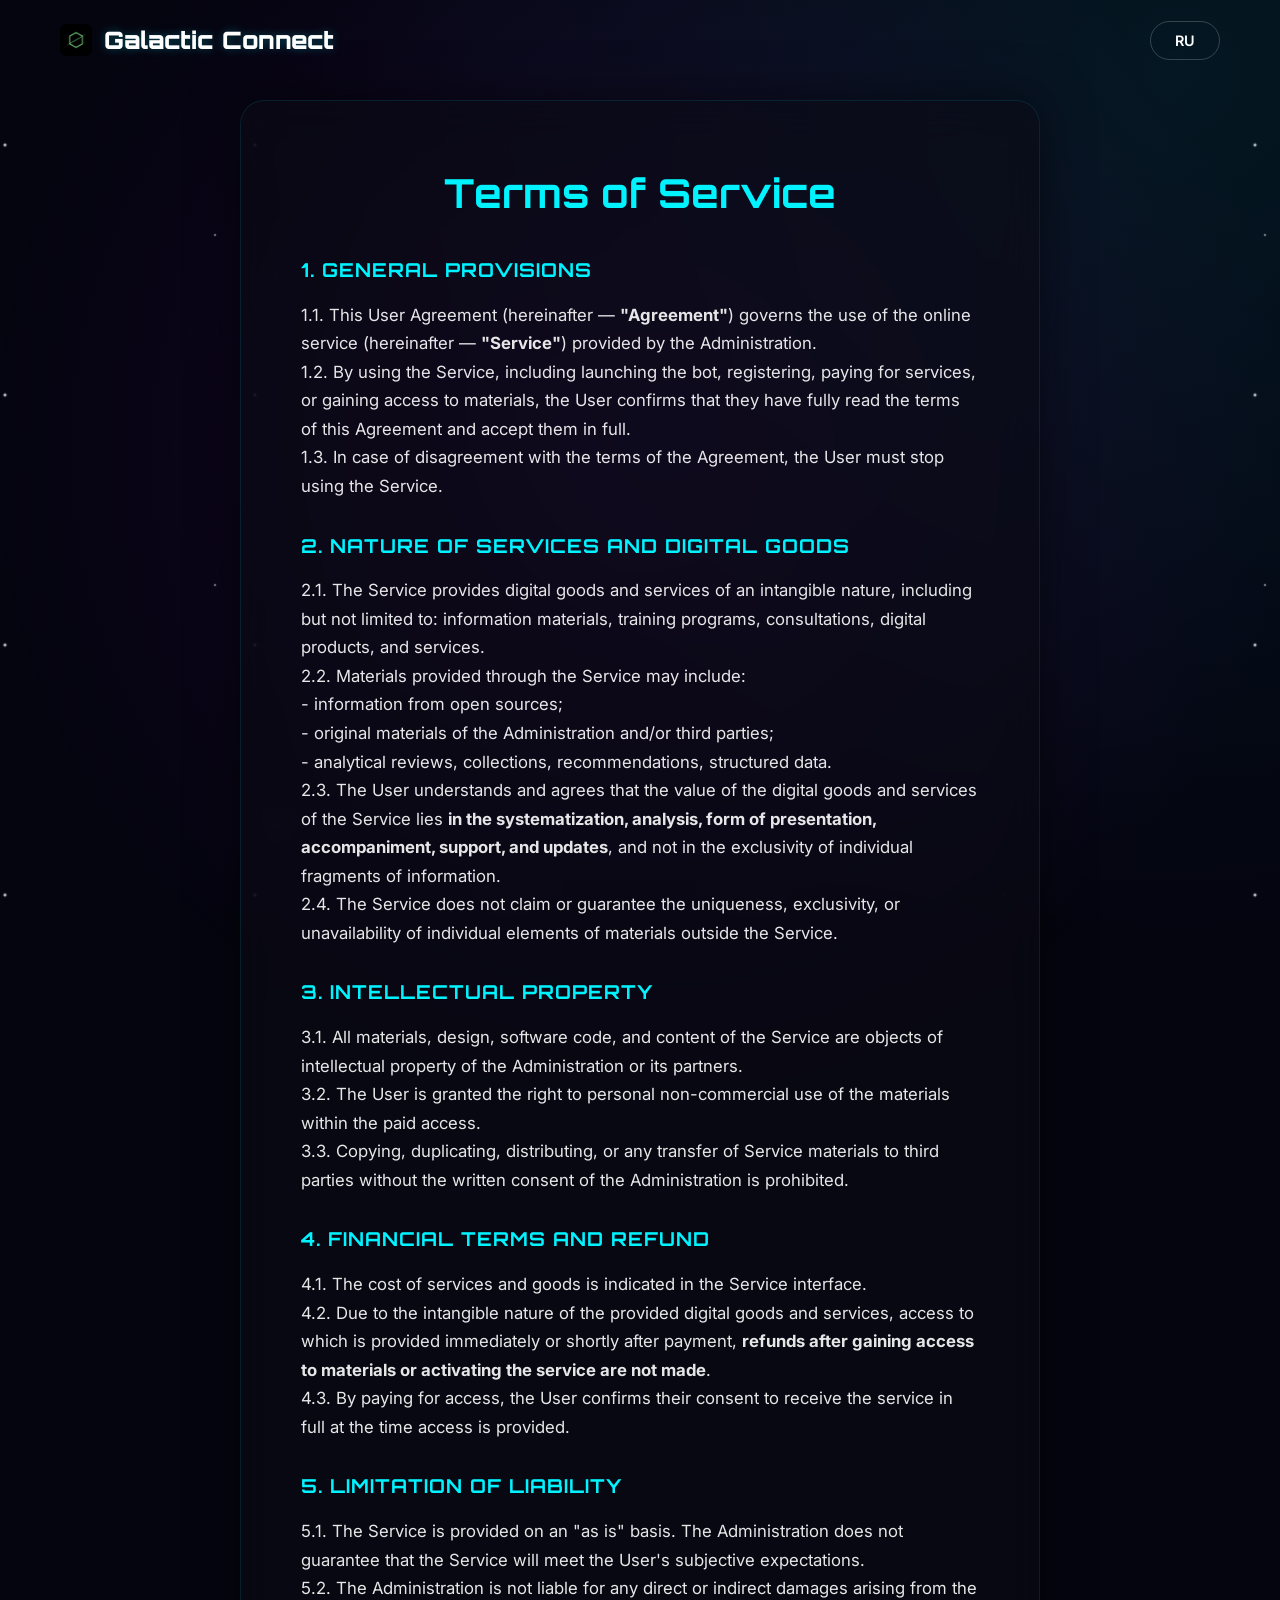
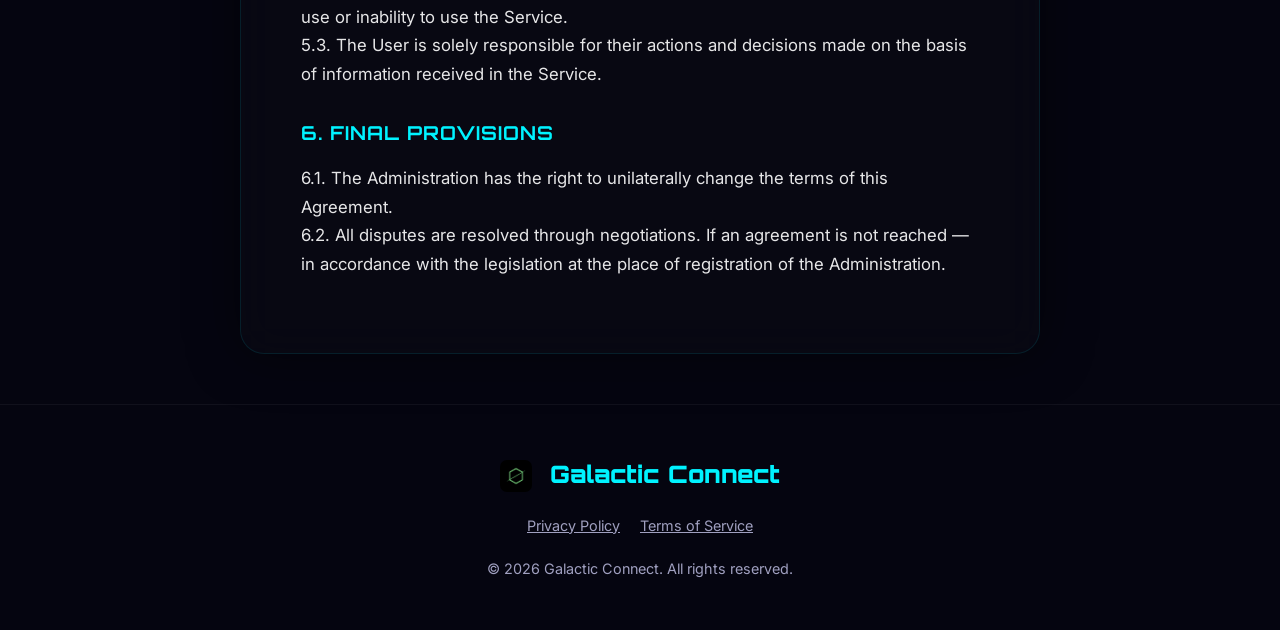
<file: terms.html>
<!DOCTYPE html>
<html lang="en">

<head>
    <meta charset="UTF-8">
    <meta name="viewport" content="width=device-width, initial-scale=1.0">
    <meta name="description" content="Galactic Connect Terms of Service">
    <title data-i18n="terms_page_title">Terms of Service - Galactic Connect</title>
    <link rel="icon" type="image/png" href="assets/images/app_icon_no_alpha.png">
    <link rel="apple-touch-icon" href="assets/images/app_icon_no_alpha.png">
    <link rel="preconnect" href="https://fonts.googleapis.com">
    <link rel="preconnect" href="https://fonts.gstatic.com" crossorigin>
    <link href="https://fonts.googleapis.com/css2?family=Orbitron:wght@400;700;900&family=Inter:wght@300;400;600&display=swap" rel="stylesheet">
    <link rel="stylesheet" href="style.css?v=1.6">
</head>

<body class="terms-page">
    <div class="star-field"></div>
    <div class="nebula-bg"></div>

    <header>
        <nav class="container">
            <a href="/" class="logo">
                <img src="assets/images/app_icon_no_alpha.png" alt="Galactic Connect Logo" class="logo-icon" style="border-radius: 22%;">
                <span>Galactic Connect</span>
            </a>
            <ul class="nav-links"></ul>
            <div class="header-actions">
                <button id="lang-toggle" class="btn-secondary">RU</button>
            </div>
        </nav>
    </header>

    <main class="terms-main">
        <div class="container">
            <div class="terms-content">
                <h1 data-i18n="terms_title">Пользовательское соглашение</h1>
                
                <div class="policy-text">
                    <h3 data-i18n="terms_section_1_title">1. Общие положения</h3>
                    <p data-i18n="terms_section_1_text">1.1. Настоящее Пользовательское соглашение (далее — <strong>«Соглашение»</strong>) регулирует порядок использования онлайн-сервиса (далее — <strong>«Сервис»</strong>), предоставляемого Администрацией.</p>
                    
                    <h3 data-i18n="terms_section_2_title">2. Характер услуг и цифровых товаров</h3>
                    <p data-i18n="terms_section_2_text">2.1. Сервис предоставляет цифровые товары и услуги нематериального характера, включая, но не ограничиваясь: информационные материалы, обучающие программы, консультации, цифровые продукты и сервисные услуги.</p>
                    
                    <h3 data-i18n="terms_section_3_title">3. Интеллектуальная собственность</h3>
                    <p data-i18n="terms_section_3_text">3.1. Все материалы, дизайн, программный код и контент Сервиса являются объектами интеллектуальной собственности Администрации или её партнеров.</p>
                    
                    <h3 data-i18n="terms_section_4_title">4. Финансовые условия и возврат</h3>
                    <p data-i18n="terms_section_4_text">4.1. Стоимость услуг и товаров указывается в интерфейсе Сервиса.</p>
                    
                    <h3 data-i18n="terms_section_5_title">5. Ограничение ответственности</h3>
                    <p data-i18n="terms_section_5_text">5.1. Сервис предоставляется на условиях «как есть» (as is). Администрация не гарантирует, что Сервис будет соответствовать субъективным ожиданиям Пользователя.</p>
                    
                    <h3 data-i18n="terms_section_6_title">6. Заключительные положения</h3>
                    <p data-i18n="terms_section_6_text">6.1. Администрация имеет право в одностороннем порядке изменять условия настоящего Соглашения.</p>
                </div>
            </div>
        </div>
    </main>

    <footer>
        <div class="container footer-content">
            <a href="/" class="footer-logo" data-ga-event="click"
                data-ga-button="footer_logo" data-ga-location="footer">
                <img src="assets/images/app_icon_no_alpha.png" alt="Galactic Connect Logo" class="logo-icon" style="border-radius: 22%; margin-right: 10px; vertical-align: middle;">
                <span>Galactic Connect</span>
            </a>
            <div class="footer-links">
                <a href="privacy.html" data-i18n="nav_privacy">Privacy Policy</a>
                <a href="terms.html" data-i18n="nav_terms">Terms of Service</a>
            </div>
            <p class="copyright">&copy; <span id="current-year">2026</span> Galactic Connect. All rights reserved.</p>
        </div>
    </footer>

    <script src="terms-translations.js?v=1.8"></script>
    <script src="translations.js?v=1.8"></script>
    <script src="script.js?v=1.8"></script>
</body>
</html>
</file>
<file: style.css>
:root {
    --bg-color: #050510;
    --primary-color: #00f3ff;
    --secondary-color: #bc13fe;
    --text-color: #ffffff;
    --text-muted: #a0a0c0;
    --card-bg: rgba(255, 255, 255, 0.03);
    --nav-bg: rgba(5, 5, 16, 0.8);
    --font-heading: 'Orbitron', sans-serif;
    --font-body: 'Inter', sans-serif;
    --transition-speed: 0.3s;
}

* {
    margin: 0;
    padding: 0;
    box-sizing: border-box;
}

body {
    background-color: var(--bg-color);
    color: var(--text-color);
    font-family: var(--font-body);
    line-height: 1.6;
    overflow-x: hidden;
}

/* Background Effects */
.star-field {
    position: fixed;
    top: 0;
    left: 0;
    width: 100%;
    height: 100%;
    background-image:
        radial-gradient(white, rgba(255, 255, 255, .2) 2px, transparent 3px),
        radial-gradient(white, rgba(255, 255, 255, .15) 1px, transparent 2px),
        radial-gradient(white, rgba(255, 255, 255, .1) 2px, transparent 3px);
    background-size: 550px 550px, 350px 350px, 250px 250px;
    background-position: 0 0, 40px 60px, 130px 270px;
    z-index: -2;
    animation: twinkle 200s linear infinite;
    will-change: transform;
}

@keyframes twinkle {
    from {
        transform: translateY(0);
    }

    to {
        transform: translateY(-2000px);
    }
}

.nebula-bg {
    position: fixed;
    top: -20%;
    left: -20%;
    width: 140%;
    height: 140%;
    background: radial-gradient(circle at 50% 50%, rgba(188, 19, 254, 0.1), transparent 60%),
        radial-gradient(circle at 80% 20%, rgba(0, 243, 255, 0.08), transparent 50%);
    z-index: -1;
    pointer-events: none;
    will-change: transform;
}

/* Layout */
.container {
    max-width: 1200px;
    margin: 0 auto;
    padding: 0 20px;
}

/* Header */
header {
    position: fixed;
    top: 0;
    width: 100%;
    z-index: 1000;
    background: transparent;
    transition: background 0.3s ease, backdrop-filter 0.3s ease, border-bottom 0.3s ease;
    border-bottom: 1px solid transparent;
}

header.scrolled {
    background: rgba(5, 5, 16, 0.85);
    backdrop-filter: blur(12px);
    -webkit-backdrop-filter: blur(12px);
    border-bottom: 1px solid rgba(255, 255, 255, 0.05);
}

nav {
    display: flex;
    justify-content: space-between;
    align-items: center;
    height: 80px;
}

.logo {
    display: flex;
    align-items: center;
    gap: 12px;
    font-family: var(--font-heading);
    font-weight: 900;
    font-size: 1.5rem;
    color: var(--text-color);
    text-shadow: 0 0 10px rgba(0, 243, 255, 0.3);
    text-decoration: none;
    /* Add this to prevent underline */
}

.logo-icon {
    height: 32px;
    width: auto;
}

.nav-links {
    display: flex;
    list-style: none;
    gap: 30px;
}

.nav-links a {
    text-decoration: none;
    color: var(--text-color);
    font-size: 0.95rem;
    transition: color var(--transition-speed);
}

.nav-links a:hover {
    color: var(--primary-color);
}

.header-actions {
    display: flex;
    align-items: center;
    gap: 15px;
}

/* Buttons */
.btn-primary,
.btn-secondary,
.btn-outline {
    padding: 10px 24px;
    border-radius: 50px;
    text-decoration: none;
    font-weight: 600;
    font-size: 0.9rem;
    transition: all var(--transition-speed);
    cursor: pointer;
    border: none;
    font-family: var(--font-body);
}

.btn-primary {
    background: linear-gradient(135deg, var(--primary-color), var(--secondary-color));
    color: white;
    box-shadow: 0 4px 15px rgba(0, 243, 255, 0.3);
}

.btn-primary:hover {
    box-shadow: 0 6px 20px rgba(188, 19, 254, 0.4);
    transform: translateY(-2px);
}

.btn-secondary {
    background: transparent;
    color: var(--text-color);
    border: 1px solid rgba(255, 255, 255, 0.2);
}

.btn-secondary:hover {
    border-color: var(--primary-color);
    color: var(--primary-color);
}

.btn-outline {
    background: transparent;
    border: 2px solid var(--primary-color);
    color: var(--primary-color);
    display: inline-flex;
    align-items: center;
    justify-content: center;
}

.btn-outline:hover {
    background: var(--primary-color);
    color: #000;
}

/* Hero Section */
.hero-section {
    height: 100vh;
    display: flex;
    align-items: center;
    justify-content: center;
    text-align: center;
    padding-top: 140px; /* Increased from 80px to add space below header */
    position: relative;
    background: url('assets/images/hero-bg.png') no-repeat center center/cover;
}

.hero-section::before {
    content: '';
    position: absolute;
    top: 0;
    left: 0;
    width: 100%;
    height: 100%;
    background: linear-gradient(to bottom, rgba(5, 5, 16, 0.3), var(--bg-color));
}

.hero-content {
    position: relative;
    z-index: 10;
    max-width: 800px;
}

.hero-content h1 {
    font-family: var(--font-heading);
    font-size: 3.5rem;
    font-weight: 900;
    line-height: 1.2;
    margin-bottom: 20px;
}

.gradient-text {
    background: linear-gradient(to right, var(--primary-color), var(--secondary-color));
    -webkit-background-clip: text;
    background-clip: text;
    -webkit-text-fill-color: transparent;
}

.hero-content p {
    font-size: 1.2rem;
    color: var(--text-muted);
    margin-bottom: 40px;
    max-width: 600px;
    margin-left: auto;
    margin-right: auto;
}

.hero-btns {
    display: flex;
    justify-content: center;
    gap: 20px;
}

.main-dl-btn {
    display: flex;
    align-items: center;
    justify-content: center;
    gap: 12px;
    padding: 16px 35px;
    font-size: 1.1rem;
    background: linear-gradient(135deg, var(--primary-color), var(--secondary-color));
    border-radius: 50px;
    box-shadow: 0 4px 20px rgba(0, 243, 255, 0.4);
}

.main-dl-btn:hover {
    transform: translateY(-3px) scale(1.02);
    box-shadow: 0 8px 30px rgba(188, 19, 254, 0.6);
}

.btn-icon svg {
    width: 20px;
    height: 20px;
    vertical-align: middle;
}

/* Download All Section */
.download-all-section {
    padding: 80px 0;
    text-align: center;
    background: linear-gradient(to bottom, transparent, rgba(5, 5, 16, 0.8));
}
.download-buttons {
    display: flex;
    justify-content: center;
    flex-wrap: wrap;
    gap: 15px;
    margin-bottom: 40px;
}

.dl-btn {
    display: flex;
    flex-direction: column;
    align-items: center;
    justify-content: center;
    gap: 15px;
    padding: 25px 20px;
    background: rgba(255, 255, 255, 0.03);
    border: 1px solid rgba(255, 255, 255, 0.1);
    border-radius: 20px;
    text-decoration: none;
    color: var(--text-color);
    transition: all var(--transition-speed);
    min-width: 160px;
    backdrop-filter: blur(10px);
}

.dl-btn:hover {
    background: rgba(0, 243, 255, 0.08);
    border-color: var(--primary-color);
    transform: translateY(-5px);
    box-shadow: 0 10px 30px rgba(0, 243, 255, 0.1);
}

.dl-icon {
    width: 48px;
    height: 48px;
    color: var(--primary-color);
    transition: transform var(--transition-speed);
}

.dl-btn:hover .dl-icon {
    transform: scale(1.1);
}

.dl-btn span {
    font-size: 1rem;
    font-weight: 700;
    font-family: var(--font-heading);
    letter-spacing: 1px;
}

/* Features */
.features-section {
    padding: 100px 0;
    contain: paint;
}

.section-title {
    font-family: var(--font-heading);
    font-size: 2.5rem;
    text-align: center;
    margin-bottom: 60px;
}

.footer-logo {
    font-family: var(--font-heading);
    font-size: 1.5rem;
    font-weight: 900;
    margin-bottom: 20px;
    text-decoration: none;
    color: var(--text-color);
}

.features-grid {
    display: grid;
    grid-template-columns: repeat(auto-fit, minmax(300px, 1fr));
    gap: 30px;
}

.feature-card {
    background: var(--card-bg);
    border: 1px solid rgba(255, 255, 255, 0.1);
    padding: 40px 30px;
    border-radius: 20px;
    text-align: center;
    backdrop-filter: blur(5px);
    transition: transform 0.3s, border-color 0.3s;
    text-decoration: none;
    color: inherit;
    display: block;
}

.feature-card:hover {
    transform: translateY(-10px);
    border-color: var(--primary-color);
}

.feature-card .icon-wrapper {
    width: 80px;
    height: 80px;
    margin: 0 auto 20px;
    display: flex;
    align-items: center;
    justify-content: center;
    filter: drop-shadow(0 0 10px rgba(0, 243, 255, 0.3));
}

.feature-card .icon-wrapper img {
    max-width: 100%;
    max-height: 100%;
}

.feature-card h3 {
    font-family: var(--font-heading);
    font-size: 1.5rem;
    margin-bottom: 15px;
    color: var(--text-color);
}

.feature-card p {
    color: var(--text-muted);
}

.learn-more {
    display: block;
    margin-top: 15px;
    color: var(--primary-color);
    font-weight: 600;
    font-size: 0.9rem;
    transition: transform 0.3s;
}

.feature-card:hover .learn-more {
    transform: translateX(5px);
}

/* Universal Access Detail */
.ua-detail-section {
    padding: 80px 0;
    position: relative;
    contain: paint;
}

.ua-card {
    background: var(--card-bg);
    border: 1px solid rgba(255, 255, 255, 0.1);
    border-radius: 30px;
    padding: 60px;
    display: grid;
    grid-template-columns: 1fr 1fr;
    gap: 60px;
    align-items: center;
    backdrop-filter: blur(10px);
    box-shadow: 0 0 50px rgba(0, 0, 0, 0.3);
}

.ua-content h2 {
    font-family: var(--font-heading);
    font-size: 2.2rem;
    margin-bottom: 25px;
    background: linear-gradient(45deg, var(--primary-color), var(--secondary-color));
    -webkit-background-clip: text;
    background-clip: text;
    -webkit-text-fill-color: transparent;
}

.ua-content p {
    font-size: 1.1rem;
    line-height: 1.8;
    color: var(--text-muted);
}

.ua-visual {
    position: relative;
    height: 400px;
    display: flex;
    justify-content: center;
    align-items: center;
    overflow: hidden;
}

.visual-container {
    position: relative;
    width: 100%;
    max-width: 600px;
    aspect-ratio: 2 / 1;
    margin: 0 auto;
}

.node {
    position: absolute;
    top: 50%;
    transform: translate(-50%, -50%);
    display: flex;
    flex-direction: column;
    align-items: center;
    text-align: center;
    gap: 12px;
    z-index: 10;
    transition: transform 0.3s ease;
}

.node:hover {
    transform: translate(-50%, -50%) scale(1.05);
}

.client-node,
.user-node,
.data-node {
    left: 15%;
}

.velocity-node,
.router-node,
.engine-node {
    left: 50%;
}

.server-node,
.targets-column,
.secure-node {
    left: 85%;
}

.targets-column .node {
    position: relative;
    top: 0;
    left: 0;
    transform: none;
}

.targets-column .node:hover {
    transform: scale(1.05);
}

.node-icon-bg {
    width: 60px;
    height: 60px;
    background: rgba(255, 255, 255, 0.05);
    border: 1px solid rgba(255, 255, 255, 0.1);
    border-radius: 16px;
    display: flex;
    align-items: center;
    justify-content: center;
    color: var(--text-color);
    position: relative;
    backdrop-filter: blur(5px);
    overflow: hidden;
}

.node-icon-bg svg {
    width: 30px;
    height: 30px;
}

.node span {
    font-size: 0.8rem;
    font-weight: 600;
    color: var(--text-muted);
    text-transform: uppercase;
    letter-spacing: 0.5px;
    text-align: center;
    line-height: 1.2;
    max-width: 140px;
}

.router-node .node-icon-bg {
    width: 80px;
    height: 80px;
    background: rgba(0, 243, 255, 0.1);
    border: 2px solid var(--primary-color);
    box-shadow: 0 0 20px rgba(0, 243, 255, 0.2);
    color: var(--primary-color);
}

.router-node span {
    color: var(--primary-color);
}

.targets-column {
    position: absolute;
    top: 50%;
    transform: translate(-50%, -50%);
    display: flex;
    flex-direction: column;
    align-items: center;
    justify-content: center;
    gap: 40px;
    width: 160px;
}

.vpn-glow {
    background: rgba(188, 19, 254, 0.1);
    border-color: var(--secondary-color);
    box-shadow: 0 0 20px rgba(188, 19, 254, 0.2);
    color: var(--secondary-color);
}

.global-target span {
    color: var(--secondary-color);
}

/* Traffic Particles */
.traffic-paths {
    position: absolute;
    top: 0;
    left: 0;
    width: 100%;
    height: 100%;
    pointer-events: none;
    z-index: 1;
}

.traffic-paths path {
    stroke: rgba(255, 255, 255, 0.05);
    stroke-width: 2;
    stroke-dasharray: 5, 5;
}

.particle {
    filter: blur(1px);
}

.local-particle {
    fill: var(--primary-color);
    box-shadow: 0 0 10px var(--primary-color);
}

.vpn-particle {
    fill: var(--secondary-color);
    box-shadow: 0 0 10px var(--secondary-color);
}

/* Pulses */
.main-pulse::after {
    content: '';
    position: absolute;
    width: 100%;
    height: 100%;
    border-radius: 50%;
    border: 2px solid var(--primary-color);
    animation: ping 2s cubic-bezier(0, 0, 0.2, 1) infinite;
}

@keyframes ping {

    75%,
    100% {
        transform: scale(2);
        opacity: 0;
    }
}

@media (max-width: 600px) {
    .visual-container {
        transform: scale(0.8);
    }
}

@media (max-width: 992px) {
    .ua-card {
        grid-template-columns: 1fr;
        padding: 40px;
        text-align: center;
    }

    .ua-visual {
        height: auto;
        margin-top: 40px;
    }
}

/* Stellar Security Details */
.security-card {
    border-color: rgba(188, 19, 254, 0.2);
}

.security-items {
    margin-top: 30px;
    display: flex;
    flex-direction: column;
    gap: 20px;
}

.sec-item h4 {
    font-family: var(--font-heading);
    font-size: 0.95rem;
    color: var(--primary-color);
    margin-bottom: 5px;
}

.sec-item p {
    font-size: 0.9rem;
    color: var(--text-muted);
}

.security-viz {
    width: 100%;
}

.engine-node .node-icon-bg {
    width: 80px;
    height: 80px;
    background: rgba(188, 19, 254, 0.1);
    border: 2px solid var(--secondary-color);
    color: var(--secondary-color);
    position: relative;
}

.rotating-rings {
    position: absolute;
    width: 100%;
    height: 100%;
    display: flex;
    align-items: center;
    justify-content: center;
    pointer-events: none;
}

.ring {
    position: absolute;
    border-radius: 50%;
    border: 1px solid rgba(188, 19, 254, 0.3);
    will-change: transform;
}

.ring-1 {
    width: 100px;
    height: 100px;
    border-top-color: var(--secondary-color);
    animation: rotate 3s linear infinite;
}

.ring-2 {
    width: 120px;
    height: 120px;
    border-bottom-color: var(--primary-color);
    animation: rotate 5s linear infinite reverse;
}

@keyframes rotate {
    from {
        transform: rotate(0deg);
    }

    to {
        transform: rotate(360deg);
    }
}

.engine-pulse::after {
    content: '';
    position: absolute;
    width: 100%;
    height: 100%;
    border-radius: 16px;
    border: 2px solid var(--secondary-color);
    animation: ping 2s cubic-bezier(0, 0, 0.2, 1) infinite;
}

.secure-glow {
    background: rgba(0, 243, 255, 0.1);
    border-color: var(--primary-color);
    box-shadow: 0 0 20px rgba(0, 243, 255, 0.4);
    color: var(--primary-color);
}

.data-particle {
    fill: var(--text-muted);
}

.crypt-particle {
    fill: var(--secondary-color);
    filter: drop-shadow(0 0 5px var(--secondary-color));
}

.engine-node span {
    color: var(--secondary-color);
}

.secure-node span {
    color: var(--primary-color);
}

/* Light Speed Details */
.speed-card {
    border-color: rgba(0, 243, 255, 0.2);
}

.speed-viz {
    width: 100%;
}

.velocity-node .node-icon-bg {
    width: 80px;
    height: 80px;
    background: rgba(0, 243, 255, 0.1);
    border: 2px solid var(--primary-color);
    color: var(--primary-color);
    position: relative;
    box-shadow: 0 0 30px rgba(0, 243, 255, 0.2);
}

.speed-streaks {
    position: absolute;
    width: 100%;
    height: 100%;
    overflow: hidden;
    pointer-events: none;
}

.streak {
    position: absolute;
    height: 1px;
    background: linear-gradient(to right, transparent, var(--primary-color), transparent);
    width: 60px;
    opacity: 0.6;
}

.streak-1 {
    top: 30%;
    left: -60px;
    animation: streak-move 1s linear infinite;
}

.streak-2 {
    top: 50%;
    left: -60px;
    animation: streak-move 1.2s linear infinite 0.2s;
}

.streak-3 {
    top: 70%;
    left: -60px;
    animation: streak-move 0.8s linear infinite 0.4s;
}

@keyframes streak-move {
    from {
        transform: translateX(0);
    }

    to {
        transform: translateX(200px);
    }
}

.velocity-pulse::after {
    content: '';
    position: absolute;
    width: 100%;
    height: 100%;
    border-radius: 16px;
    border: 2px solid var(--primary-color);
    animation: ping 1.5s cubic-bezier(0, 0, 0.2, 1) infinite;
}

.velocity-particle {
    fill: var(--primary-color);
    opacity: 0.6;
}

.fast-particle {
    fill: var(--primary-color);
    filter: drop-shadow(0 0 8px var(--primary-color));
}

.server-glow {
    background: rgba(188, 19, 254, 0.1);
    border-color: var(--secondary-color);
    box-shadow: 0 0 20px rgba(188, 19, 254, 0.4);
    color: var(--secondary-color);
}

.client-node span {
    color: var(--text-muted);
}

.velocity-node span {
    color: var(--primary-color);
}

.server-node span {
    color: var(--secondary-color);
}

/* Pricing */
.pricing-section {
    padding: 100px 0;
    background: linear-gradient(to top, rgba(0, 0, 0, 0.5), transparent);
}

.pricing-grid {
    display: grid;
    grid-template-columns: repeat(auto-fit, minmax(300px, 1fr));
    gap: 30px;
    align-items: center;
}

.pricing-card {
    background: var(--card-bg);
    border: 1px solid rgba(255, 255, 255, 0.1);
    padding: 40px;
    border-radius: 20px;
    text-align: center;
    position: relative;
}

.pricing-card.featured {
    border-color: var(--secondary-color);
    background: rgba(188, 19, 254, 0.05);
    transform: scale(1.05);
    z-index: 2;
    box-shadow: 0 0 30px rgba(188, 19, 254, 0.1);
}

.pricing-card .badge {
    position: absolute;
    top: -15px;
    left: 50%;
    transform: translateX(-50%);
    background: var(--secondary-color);
    color: white;
    padding: 5px 15px;
    border-radius: 20px;
    font-size: 0.8rem;
    font-weight: 600;
}

.pricing-card h3 {
    font-family: var(--font-heading);
    font-size: 1.5rem;
    margin-bottom: 20px;
}

.price {
    font-size: 3rem;
    font-weight: 700;
    margin-bottom: 30px;
    color: var(--primary-color);
}

.price span {
    font-size: 1rem;
    color: var(--text-muted);
    font-weight: 400;
}

.price-sub {
    font-size: 1.2rem;
    color: var(--text-muted);
    margin-bottom: 30px;
    font-weight: 500;
}

.features-list {
    list-style: none;
    margin-bottom: 30px;
    text-align: left;
}

.features-list li {
    padding: 10px 0;
    border-bottom: 1px solid rgba(255, 255, 255, 0.05);
    color: var(--text-muted);
}

.features-list li:last-child {
    border-bottom: none;
}

/* Footer */
footer {
    padding: 50px 0;
    border-top: 1px solid rgba(255, 255, 255, 0.05);
    text-align: center;
}

.footer-logo span {
    font-family: var(--font-heading);
    font-weight: 900;
    font-size: 1.5rem;
    color: var(--primary-color);
}

.copyright {
    margin-top: 20px;
    color: var(--text-muted);
    font-size: 0.9rem;
}

/* Footer Links */
.footer-links {
    margin-top: 20px;
    display: flex;
    justify-content: center;
    gap: 20px;
}

.footer-links a {
    color: var(--text-muted);
    font-size: 0.9rem;
    transition: color 0.3s ease;
}

.footer-links a:hover {
    color: var(--primary-color);
}

/* Terms of Service Page */
.terms-page {
    min-height: 100vh;
    display: flex;
    flex-direction: column;
}

.terms-main {
    flex: 1;
    padding: 100px 0 50px;
}

.terms-content {
    max-width: 800px;
    margin: 0 auto;
    background: rgba(10, 10, 20, 0.6);
    border: 1px solid rgba(0, 243, 255, 0.1);
    border-radius: 24px;
    padding: 60px;
    backdrop-filter: blur(20px);
    box-shadow: 0 0 50px rgba(0, 0, 0, 0.5);
    text-align: left;
}

.policy-text h3 {
    font-family: var(--font-heading);
    color: var(--primary-color);
    margin-top: 40px;
    margin-bottom: 20px;
    font-size: 1.4rem;
    letter-spacing: 1px;
    text-transform: uppercase;
}

.policy-text p {
    margin-bottom: 20px;
    color: var(--text-color);
    line-height: 1.8;
    font-size: 1.05rem;
    opacity: 0.9;
}

.policy-text ul {
    margin-left: 25px;
    margin-bottom: 30px;
    list-style-type: none;
}

.policy-text ul li {
    position: relative;
    margin-bottom: 12px;
    color: var(--text-muted);
    padding-left: 25px;
    line-height: 1.6;
}

.policy-text ul li::before {
    content: '◈';
    position: absolute;
    left: 0;
    color: var(--primary-color);
    font-size: 0.8rem;
}

.policy-text hr {
    border: none;
    border-top: 1px solid rgba(0, 243, 255, 0.1);
    margin: 40px 0;
}

.dl-btn {
    display: flex;
    flex-direction: column;
    align-items: center;
    justify-content: center;
    gap: 15px;
    padding: 25px 15px;
    background: rgba(255, 255, 255, 0.03);
    border: 1px solid rgba(255, 255, 255, 0.1);
    border-radius: 20px;
    text-decoration: none;
    color: var(--text-color);
    transition: all var(--transition-speed);
    min-width: 140px;
    flex: 1;
    backdrop-filter: blur(10px);
}

.download-buttons {
    display: grid;
    grid-template-columns: repeat(auto-fit, minmax(140px, 1fr));
    gap: 20px;
    margin-bottom: 50px;
    width: 100%;
    max-width: 900px;
    margin-left: auto;
    margin-right: auto;
}

.terms-content h1 {
    font-family: var(--font-heading);
    font-size: 2.5rem;
    color: var(--primary-color);
    margin-bottom: 10px;
    text-align: center;
}

.terms-last-updated {
    text-align: center;
    color: var(--text-muted);
    margin-bottom: 40px;
    font-size: 0.9rem;
}

.terms-section {
    margin-bottom: 30px;
}

.terms-section h2 {
    font-family: var(--font-heading);
    font-size: 1.3rem;
    color: var(--primary-color);
    margin-bottom: 15px;
}

.terms-section p {
    color: var(--text-color);
    line-height: 1.7;
    margin-bottom: 15px;
}

.terms-section ul {
    margin-left: 20px;
    color: var(--text-color);
}

.terms-section ul li {
    margin-bottom: 10px;
    line-height: 1.6;
}

.terms-section a {
    color: var(--primary-color);
    text-decoration: underline;
}

.terms-section a:hover {
    color: var(--secondary-color);
}

.policy-text h3 {
    font-family: var(--font-heading);
    color: var(--primary-color);
    margin-top: 30px;
    margin-bottom: 15px;
    font-size: 1.2rem;
}

.policy-text p {
    margin-bottom: 15px;
    color: var(--text-color);
    line-height: 1.7;
}

.policy-text ul {
    margin-left: 20px;
    margin-bottom: 20px;
}

.policy-text ul li {
    margin-bottom: 8px;
    color: var(--text-muted);
}

.policy-text hr {
    border: none;
    border-top: 1px solid rgba(255, 255, 255, 0.1);
    margin: 30px 0;
}

/* Apple Guide Steps */
.apple-steps-container {
    display: flex;
    flex-direction: column;
    gap: 30px;
    margin-top: 40px;
}

.step-box {
    background: rgba(255, 255, 255, 0.03);
    border: 1px solid rgba(0, 243, 255, 0.1);
    border-radius: 24px;
    padding: 40px;
    transition: all var(--transition-speed);
    display: flex;
    align-items: center;
    gap: 40px;
}

.step-content {
    flex: 1;
}

.step-media {
    flex: 1;
    display: flex;
    justify-content: center;
}

.guide-img {
    max-width: 100%;
    height: auto;
    border-radius: 20px;
    box-shadow: 0 20px 40px rgba(0, 0, 0, 0.4);
    border: 1px solid rgba(255, 255, 255, 0.1);
}

/* App Install Preview for Step 6 */
.app-install-preview {
    background: #1c1c1e;
    padding: 30px;
    border-radius: 30px;
    display: flex;
    flex-direction: column;
    align-items: center;
    gap: 15px;
    width: 240px;
    box-shadow: 0 20px 50px rgba(0, 0, 0, 0.6);
    border: 1px solid rgba(255, 255, 255, 0.05);
}

.guide-app-icon {
    width: 100px;
    height: 100px;
    border-radius: 22%;
    box-shadow: 0 10px 20px rgba(0, 0, 0, 0.3);
}

.install-info {
    text-align: center;
    display: flex;
    flex-direction: column;
    gap: 4px;
}

.app-name {
    color: #fff;
    font-weight: 600;
    font-size: 1.1rem;
}

.app-dev {
    color: #8e8e93;
    font-size: 0.9rem;
}

.install-placeholder {
    margin-top: 10px;
    background: #007aff;
    color: #fff;
    padding: 6px 24px;
    border-radius: 20px;
    font-weight: 600;
    font-size: 0.9rem;
}

.app-status {
    color: var(--primary-color);
    font-size: 0.8rem;
    text-transform: uppercase;
    letter-spacing: 1px;
}

.open-btn {
    margin-top: 10px;
    background: #007aff;
    color: #fff;
    border: none;
    padding: 6px 24px;
    border-radius: 20px;
    font-weight: 600;
    font-size: 0.9rem;
}

@media (max-width: 992px) {
    .step-box {
        flex-direction: column;
        text-align: center;
        padding: 30px;
    }
    
    .step-header {
        justify-content: center;
    }
}

.step-box:hover {
    background: rgba(0, 243, 255, 0.05);
    border-color: var(--primary-color);
    transform: translateX(10px);
}

.step-header {
    display: flex;
    align-items: center;
    gap: 20px;
    margin-bottom: 15px;
}

.step-num {
    font-family: var(--font-heading);
    font-size: 2rem;
    color: var(--primary-color);
    opacity: 0.5;
}

.step-header h3 {
    font-family: var(--font-heading);
    font-size: 1.2rem;
    margin: 0;
    color: #fff;
    text-transform: uppercase;
    letter-spacing: 1px;
}

.step-box p {
    margin: 0;
    color: var(--text-muted);
    line-height: 1.6;
    font-size: 1.1rem;
}

/* Responsive Adaptation */
@media (max-width: 1024px) {
    .ua-card {
        padding: 40px;
        gap: 40px;
    }
}

@media (max-width: 768px) {
    :root {
        --mobile-padding: 15px;
    }

    .container {
        padding: 0 var(--mobile-padding);
    }

    /* Typography scaling */
    h1,
    .hero-content h1 {
        font-size: 2.2rem !important;
    }

    h2,
    .section-title,
    .ua-content h2 {
        font-size: 1.8rem !important;
    }

    h3 {
        font-size: 1.3rem !important;
    }

    /* Header */
    nav {
        height: 70px;
    }

    .logo {
        font-size: 1.2rem;
        gap: 8px;
    }

    .logo-icon {
        height: 24px;
    }

    .nav-links {
        display: none;
        /* Hide nav links on mobile */
    }

    .header-actions {
        gap: 10px;
    }

    .btn-primary,
    .btn-secondary,
    .btn-outline {
        padding: 8px 16px;
        font-size: 0.85rem;
    }

    /* Hero */
    .hero-section {
        height: auto;
        padding: 120px 0 80px;
    }

    .hero-btns {
        flex-direction: column;
        gap: 15px;
        align-items: center;
    }

    .hero-btns .btn-primary,
    .hero-btns .btn-outline {
        width: 100%;
        max-width: 280px;
    }

    .hero-content p {
        font-size: 1rem;
        margin-bottom: 30px;
    }

    .download-buttons {
        gap: 10px;
        margin-bottom: 30px;
    }

    .dl-btn {
        padding: 10px 15px;
        min-width: 120px;
    }

    /* Sections */
    .features-section,
    .pricing-section,
    .ua-detail-section {
        padding: 60px 0;
        scroll-margin-top: 70px;
    }

    .ua-card {
        grid-template-columns: 1fr;
        padding: 30px 20px;
        text-align: center;
    }

    .ua-visual {
        height: 300px;
        margin-top: 20px;
        overflow: visible;
    }

    .visual-container {
        transform: scale(0.65);
        transform-origin: center;
        max-width: 100%;
    }

    /* Pricing */
    .pricing-grid {
        grid-template-columns: 1fr;
        max-width: 400px;
        margin: 0 auto;
    }

    .pricing-card.featured {
        transform: none;
        box-shadow: 0 0 20px rgba(188, 19, 254, 0.1);
    }

    .price {
        font-size: 2.5rem;
    }

    /* Security items */
    .security-items {
        text-align: left;
    }

    /* Particle paths adjustment for scale */
    .traffic-paths {
        overflow: visible;
    }

    /* Terms Page */
    .terms-main {
        padding: 80px 0 40px;
    }

    .terms-content {
        padding: 25px 20px;
    }

    .terms-content h1 {
        font-size: 1.8rem;
    }

    .terms-section h2 {
        font-size: 1.1rem;
    }

    .terms-section p,
    .terms-section ul li {
        font-size: 0.95rem;
    }
}

@media (max-width: 480px) {
    .visual-container {
        transform: scale(0.55);
    }

    .hero-content h1 {
        font-size: 1.8rem !important;
    }

    .logo span {
        display: none;
        /* Only show icon on very small screens to avoid crowding */
    }

    .logo-icon {
        height: 28px;
    }
}
</file>
